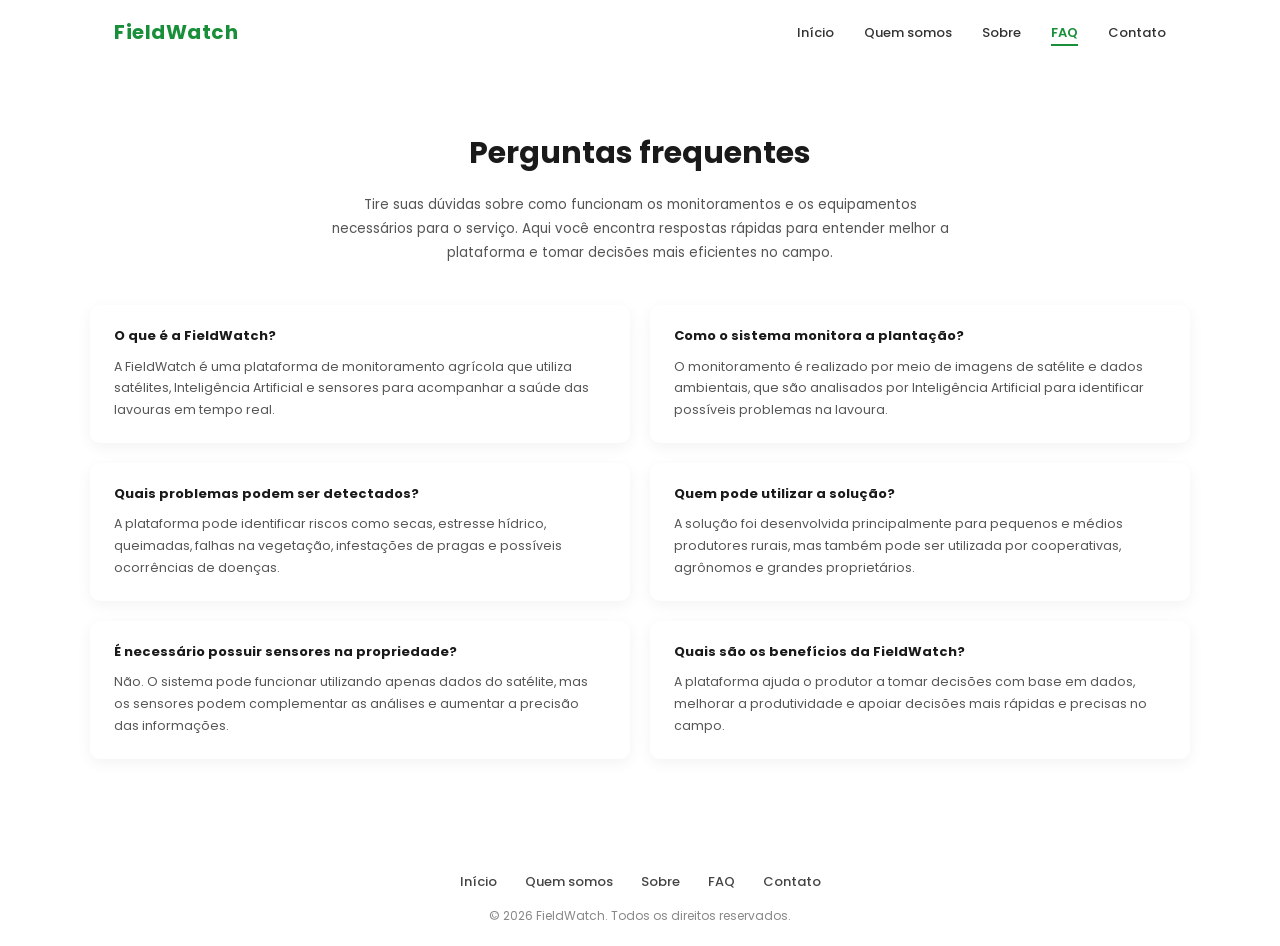
<file: faq.html>
<!DOCTYPE html>
<html lang="pt-BR">
<head>
  <meta charset="UTF-8" />
  <meta name="viewport" content="width=device-width, initial-scale=1.0" />
  <title>FieldWatch | FAQ</title>
  <link rel="preconnect" href="https://fonts.googleapis.com" />
  <link rel="preconnect" href="https://fonts.gstatic.com" crossorigin />
  <link href="https://fonts.googleapis.com/css2?family=Poppins:wght@300;400;500;600;700;800&display=swap" rel="stylesheet" />
  <link rel="stylesheet" href="https://cdnjs.cloudflare.com/ajax/libs/font-awesome/6.5.0/css/all.min.css" />
  <link rel="stylesheet" href="../css/style.css" />
</head>
<body>

  <header class="header header--light">
    <nav class="nav container">
      <a href="../index.html" class="nav__logo nav__logo--green">FieldWatch</a>
      <button class="nav__toggle" id="navBtn" aria-controls="navMenu" aria-expanded="false" aria-label="Abrir menu">
        <span class="nav__icon">☰</span>
      </button>
      <ul class="nav__list" id="navMenu">
        <li><a href="../index.html"    class="nav__link nav__link--dark">Início</a></li>
        <li><a href="integrantes.html" class="nav__link nav__link--dark">Quem somos</a></li>
        <li><a href="sobre.html"       class="nav__link nav__link--dark">Sobre</a></li>
        <li><a href="faq.html"         class="nav__link nav__link--dark nav__link--active">FAQ</a></li>
        <li><a href="contato.html"     class="nav__link nav__link--dark">Contato</a></li>
      </ul>
    </nav>
  </header>

  <main class="page-main">

    <div class="page-header">
      <h1 class="page-header__title">Perguntas frequentes</h1>
      <p class="page-header__desc">
        Tire suas dúvidas sobre como funcionam os monitoramentos e os equipamentos necessários para o serviço. Aqui você encontra respostas rápidas para entender melhor a plataforma e tomar decisões mais eficientes no campo.
      </p>
    </div>

    <section class="faq">
      <div class="faq__grid">

        <article class="faq__card">
          <h3 class="faq__question">O que é a FieldWatch?</h3>
          <p class="faq__answer">A FieldWatch é uma plataforma de monitoramento agrícola que utiliza satélites, Inteligência Artificial e sensores para acompanhar a saúde das lavouras em tempo real.</p>
        </article>

        <article class="faq__card">
          <h3 class="faq__question">Como o sistema monitora a plantação?</h3>
          <p class="faq__answer">O monitoramento é realizado por meio de imagens de satélite e dados ambientais, que são analisados por Inteligência Artificial para identificar possíveis problemas na lavoura.</p>
        </article>

        <article class="faq__card">
          <h3 class="faq__question">Quais problemas podem ser detectados?</h3>
          <p class="faq__answer">A plataforma pode identificar riscos como secas, estresse hídrico, queimadas, falhas na vegetação, infestações de pragas e possíveis ocorrências de doenças.</p>
        </article>

        <article class="faq__card">
          <h3 class="faq__question">Quem pode utilizar a solução?</h3>
          <p class="faq__answer">A solução foi desenvolvida principalmente para pequenos e médios produtores rurais, mas também pode ser utilizada por cooperativas, agrônomos e grandes proprietários.</p>
        </article>

        <article class="faq__card">
          <h3 class="faq__question">É necessário possuir sensores na propriedade?</h3>
          <p class="faq__answer">Não. O sistema pode funcionar utilizando apenas dados do satélite, mas os sensores podem complementar as análises e aumentar a precisão das informações.</p>
        </article>

        <article class="faq__card">
          <h3 class="faq__question">Quais são os benefícios da FieldWatch?</h3>
          <p class="faq__answer">A plataforma ajuda o produtor a tomar decisões com base em dados, melhorar a produtividade e apoiar decisões mais rápidas e precisas no campo.</p>
        </article>

      </div>
    </section>

    </main>

  <footer class="footer">
    <div class="container footer__inner">
      <nav class="footer__nav">
        <a href="../index.html">Início</a>
        <a href="integrantes.html">Quem somos</a>
        <a href="sobre.html">Sobre</a>
        <a href="faq.html">FAQ</a>
        <a href="contato.html">Contato</a>
      </nav>
      <p class="footer__copy">© 2026 FieldWatch. Todos os direitos reservados.</p>
    </div>
  </footer>

  <script src="../js/script.js"></script>
</body>
</html>
</file>
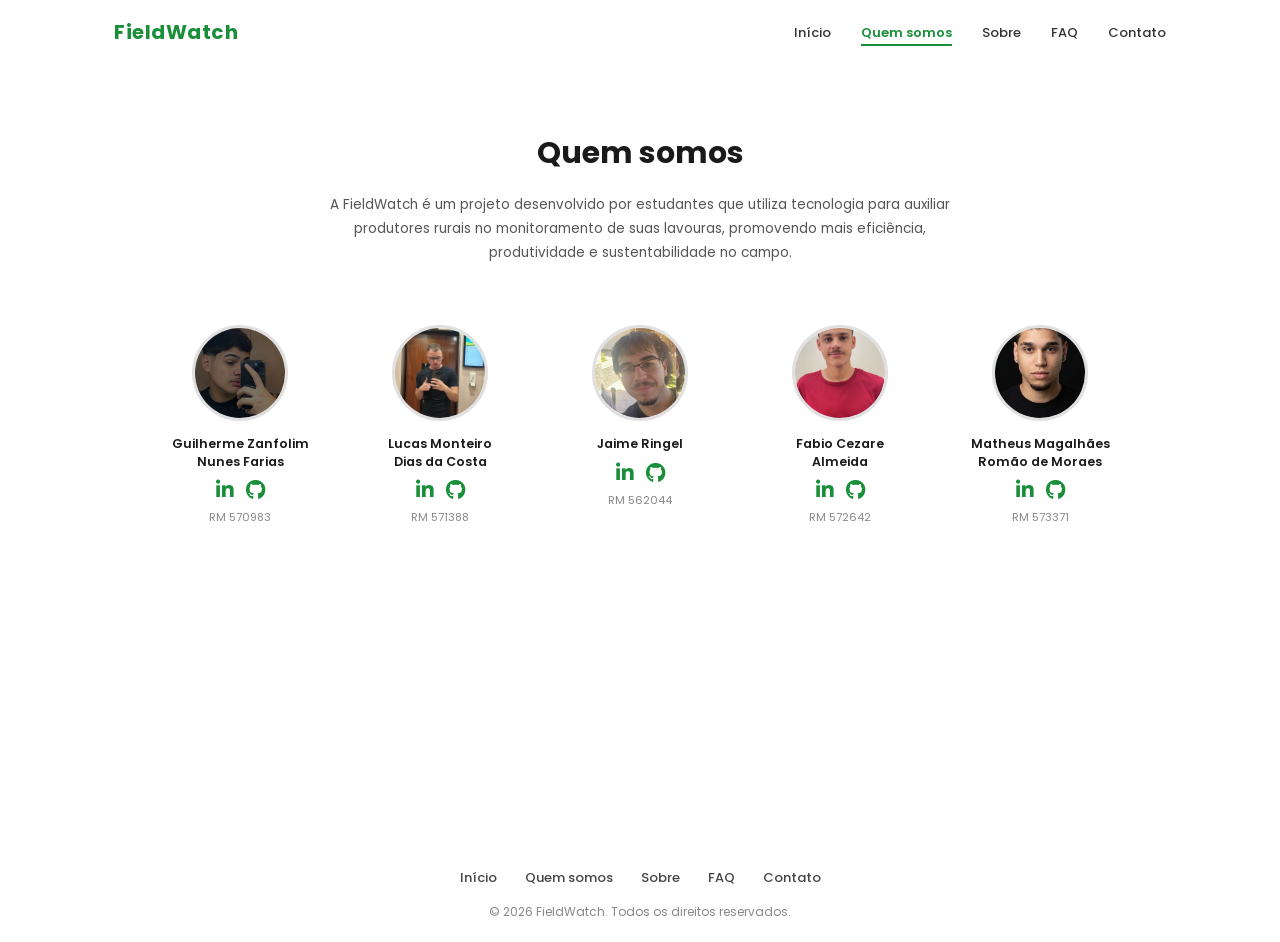
<file: integrantes.html>
<!DOCTYPE html>
<html lang="pt-BR">
<head>
  <meta charset="UTF-8" />
  <meta name="viewport" content="width=device-width, initial-scale=1.0" />
  <title>FieldWatch | Quem Somos</title>
  <link rel="preconnect" href="https://fonts.googleapis.com" />
  <link rel="preconnect" href="https://fonts.gstatic.com" crossorigin />
  <link href="https://fonts.googleapis.com/css2?family=Poppins:wght@300;400;500;600;700;800&display=swap" rel="stylesheet" />
  <link rel="stylesheet" href="https://cdnjs.cloudflare.com/ajax/libs/font-awesome/6.5.0/css/all.min.css" />
  <link rel="stylesheet" href="../css/style.css" />
</head>
<body>

  <header class="header header--light">
    <nav class="nav container">
      <a href="../index.html" class="nav__logo nav__logo--green">FieldWatch</a>
      <button class="nav__toggle" id="navBtn" aria-controls="navMenu" aria-expanded="false" aria-label="Abrir menu">
        <span class="nav__icon">☰</span>
      </button>
      <ul class="nav__list" id="navMenu">
        <li><a href="../index.html"          class="nav__link nav__link--dark">Início</a></li>
        <li><a href="integrantes.html"       class="nav__link nav__link--dark nav__link--active">Quem somos</a></li>
        <li><a href="sobre.html"             class="nav__link nav__link--dark">Sobre</a></li>
        <li><a href="faq.html"               class="nav__link nav__link--dark">FAQ</a></li>
        <li><a href="contato.html"           class="nav__link nav__link--dark">Contato</a></li>
      </ul>
    </nav>
  </header>
 
  <main class="page-main">
    <div class="page-header">
      <h1 class="page-header__title">Quem somos</h1>
      <p class="page-header__desc">
        A FieldWatch é um projeto desenvolvido por estudantes que utiliza tecnologia para auxiliar produtores rurais no monitoramento de suas lavouras, promovendo mais eficiência, produtividade e sustentabilidade no campo.
      </p>
    </div>

    <section class="qs-team container">
      <div class="qs-team__grid">

        <div class="qs-team__card">
          <div class="qs-team__avatar">
            <img src="../assets/image.png" alt="Guilherme Zanfolim Nunes Farias" />
          </div>
          <h3 class="qs-team__name">Guilherme Zanfolim<br/>Nunes Farias</h3>
          <div class="qs-team__socials">
            <a href="https://www.linkedin.com/in/guilherme-zanfolim-202865315" target="_blank" rel="noopener" aria-label="LinkedIn"><i class="fa-brands fa-linkedin-in"></i></a>
            <a href="https://github.com/zanfolim07" target="_blank" rel="noopener" aria-label="GitHub"><i class="fa-brands fa-github"></i></a>
          </div>
          <p class="qs-team__ra">RM 570983</p>
        </div>

        <div class="qs-team__card">
          <div class="qs-team__avatar">
            <img src="../assets/imageLuc.jpg" alt="Lucas Monteiro Dias da Costa" />
          </div>
          <h3 class="qs-team__name">Lucas Monteiro<br/>Dias da Costa</h3>
          <div class="qs-team__socials">
            <a href="https://www.linkedin.com/in/lucas-monteiro-1110703b5" target="_blank" rel="noopener" aria-label="LinkedIn"><i class="fa-brands fa-linkedin-in"></i></a>
            <a href="https://github.com/monteiroo5" target="_blank" rel="noopener" aria-label="GitHub"><i class="fa-brands fa-github"></i></a>
          </div>
          <p class="qs-team__ra">RM 571388</p>
        </div>

        <div class="qs-team__card">
          <div class="qs-team__avatar">
            <img src="../assets/jaimeFotoPerfil.jpeg" alt="Jaime Ringel" />
          </div>
          <h3 class="qs-team__name">Jaime Ringel</h3>
          <div class="qs-team__socials">
            <a href="https://www.linkedin.com/in/jaime-ringel-1060bb402" target="_blank" rel="noopener" aria-label="LinkedIn"><i class="fa-brands fa-linkedin-in"></i></a>
            <a href="https://github.com/jaimeringel004" target="_blank" rel="noopener" aria-label="GitHub"><i class="fa-brands fa-github"></i></a>
          </div>
          <p class="qs-team__ra">RM 562044</p>
        </div>

        <div class="qs-team__card">
          <div class="qs-team__avatar">
            <img src="../assets/fabio_perfil.jpeg" alt="Fábio Cezare Almeida" />
          </div>
          <h3 class="qs-team__name">Fabio Cezare<br/>Almeida</h3>
          <div class="qs-team__socials">
            <a href="https://www.linkedin.com/in/fabio-cezare-almeida-4b448a408" target="_blank" rel="noopener" aria-label="LinkedIn"><i class="fa-brands fa-linkedin-in"></i></a>
            <a href="https://github.com/FabioCAlmeida" target="_blank" rel="noopener" aria-label="GitHub"><i class="fa-brands fa-github"></i></a>
          </div>
          <p class="qs-team__ra">RM 572642</p>
        </div>

        <div class="qs-team__card">
          <div class="qs-team__avatar">
            <img src="../assets/matheus_perfil.jpg" alt="Matheus Magalhães Romão de Moraes" />
          </div>
          <h3 class="qs-team__name">Matheus Magalhães<br/>Romão de Moraes</h3>
          <div class="qs-team__socials">
            <a href="https://www.linkedin.com/in/matheus-magalh%C3%A3es-ti" target="_blank" rel="noopener" aria-label="LinkedIn"><i class="fa-brands fa-linkedin-in"></i></a>
            <a href="https://github.com/MagalhaesMatheus007" target="_blank" rel="noopener" aria-label="GitHub"><i class="fa-brands fa-github"></i></a>
          </div>
          <p class="qs-team__ra">RM 573371</p>
        </div>

      </div>
    </section>
  </main>

  <footer class="footer">
    <div class="container footer__inner">
      <nav class="footer__nav">
        <a href="../index.html">Início</a>
        <a href="integrantes.html">Quem somos</a>
        <a href="sobre.html">Sobre</a>
        <a href="faq.html">FAQ</a>
        <a href="contato.html">Contato</a>
      </nav>
      <p class="footer__copy">© 2026 FieldWatch. Todos os direitos reservados.</p>
    </div>
  </footer>

  <script src="../js/script.js"></script>
</body>
</html>
</file>
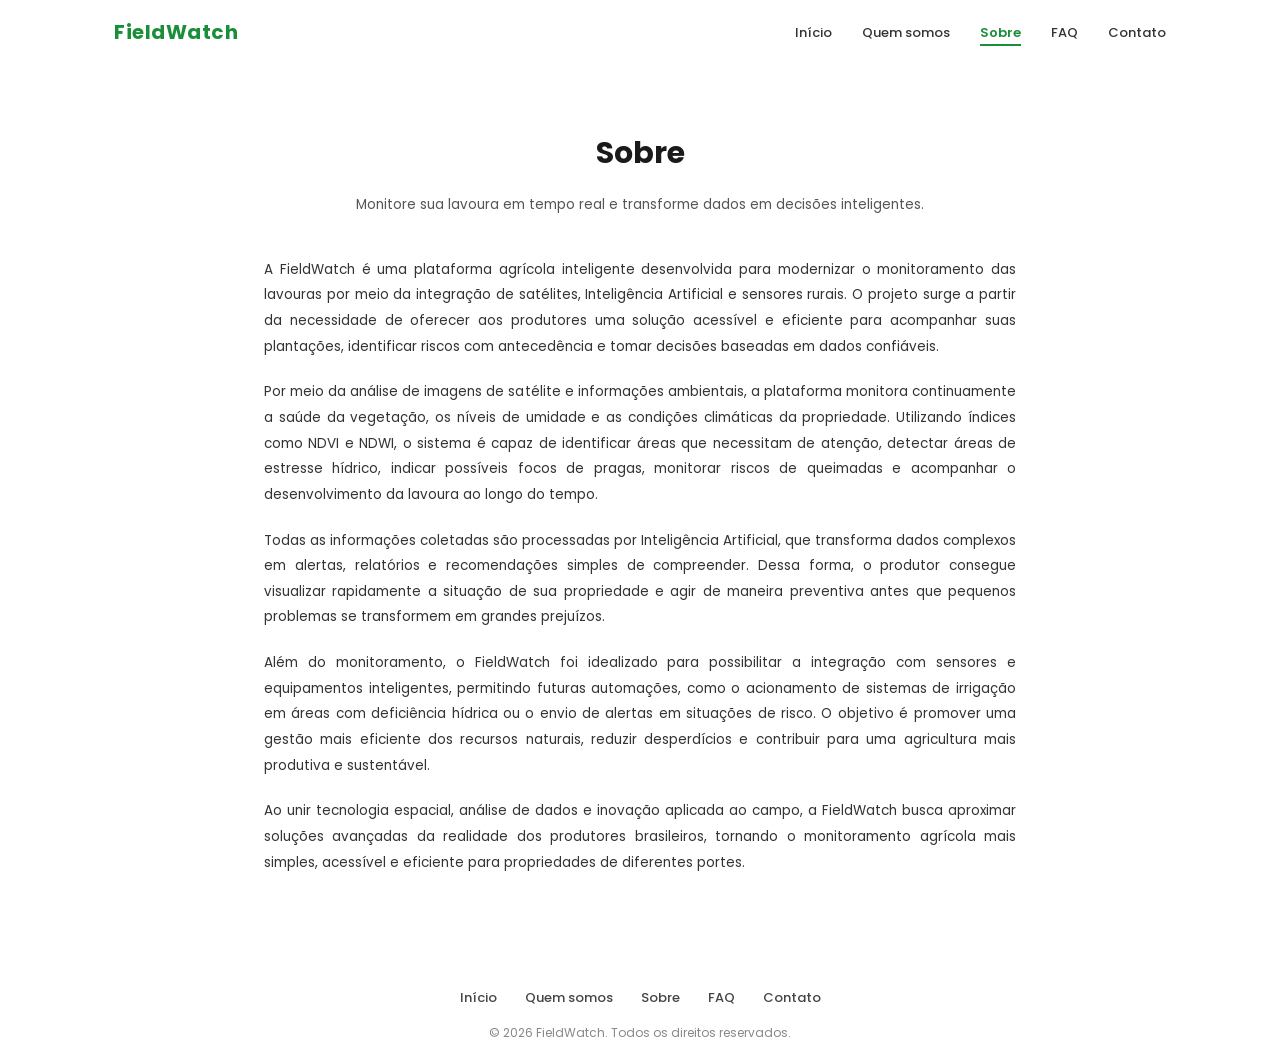
<file: sobre.html>
<!DOCTYPE html>
<html lang="pt-BR">
<head>
  <meta charset="UTF-8" />
  <meta name="viewport" content="width=device-width, initial-scale=1.0" />
  <title>FieldWatch | Sobre</title>
  <link rel="preconnect" href="https://fonts.googleapis.com" />
  <link rel="preconnect" href="https://fonts.gstatic.com" crossorigin />
  <link href="https://fonts.googleapis.com/css2?family=Poppins:wght@300;400;500;600;700;800&display=swap" rel="stylesheet" />
  <link rel="stylesheet" href="https://cdnjs.cloudflare.com/ajax/libs/font-awesome/6.5.0/css/all.min.css" />
  <link rel="stylesheet" href="../css/style.css" />
</head>
<body>

  <header class="header header--light">
    <nav class="nav container">
      <a href="../index.html" class="nav__logo nav__logo--green">FieldWatch</a>
      <button class="nav__toggle" id="navBtn" aria-controls="navMenu" aria-expanded="false" aria-label="Abrir menu">
        <span class="nav__icon">☰</span>
      </button>
      <ul class="nav__list" id="navMenu">
        <li><a href="../index.html"    class="nav__link nav__link--dark">Início</a></li>
        <li><a href="integrantes.html" class="nav__link nav__link--dark">Quem somos</a></li>
        <li><a href="sobre.html"       class="nav__link nav__link--dark nav__link--active">Sobre</a></li>
        <li><a href="faq.html"         class="nav__link nav__link--dark">FAQ</a></li>
        <li><a href="contato.html"     class="nav__link nav__link--dark">Contato</a></li>
      </ul>
    </nav>
  </header>
 
  <main class="page-main">
    <div class="page-header">
      <h1 class="page-header__title">Sobre</h1>
      <p class="page-header__desc">Monitore sua lavoura em tempo real e transforme dados em decisões inteligentes.</p>
    </div>

    <section class="sobre container">
      <div class="sobre__body">
        <p>A FieldWatch é uma plataforma agrícola inteligente desenvolvida para modernizar o monitoramento das lavouras por meio da integração de satélites, Inteligência Artificial e sensores rurais. O projeto surge a partir da necessidade de oferecer aos produtores uma solução acessível e eficiente para acompanhar suas plantações, identificar riscos com antecedência e tomar decisões baseadas em dados confiáveis.</p>
        <p>Por meio da análise de imagens de satélite e informações ambientais, a plataforma monitora continuamente a saúde da vegetação, os níveis de umidade e as condições climáticas da propriedade. Utilizando índices como NDVI e NDWI, o sistema é capaz de identificar áreas que necessitam de atenção, detectar áreas de estresse hídrico, indicar possíveis focos de pragas, monitorar riscos de queimadas e acompanhar o desenvolvimento da lavoura ao longo do tempo.</p>
        <p>Todas as informações coletadas são processadas por Inteligência Artificial, que transforma dados complexos em alertas, relatórios e recomendações simples de compreender. Dessa forma, o produtor consegue visualizar rapidamente a situação de sua propriedade e agir de maneira preventiva antes que pequenos problemas se transformem em grandes prejuízos.</p>
        <p>Além do monitoramento, o FieldWatch foi idealizado para possibilitar a integração com sensores e equipamentos inteligentes, permitindo futuras automações, como o acionamento de sistemas de irrigação em áreas com deficiência hídrica ou o envio de alertas em situações de risco. O objetivo é promover uma gestão mais eficiente dos recursos naturais, reduzir desperdícios e contribuir para uma agricultura mais produtiva e sustentável.</p>
        <p>Ao unir tecnologia espacial, análise de dados e inovação aplicada ao campo, a FieldWatch busca aproximar soluções avançadas da realidade dos produtores brasileiros, tornando o monitoramento agrícola mais simples, acessível e eficiente para propriedades de diferentes portes.</p>
      </div>
    </section>
  </main>

  <footer class="footer">
    <div class="container footer__inner">
      <nav class="footer__nav">
        <a href="../index.html">Início</a>
        <a href="integrantes.html">Quem somos</a>
        <a href="sobre.html">Sobre</a>
        <a href="faq.html">FAQ</a>
        <a href="contato.html">Contato</a>
      </nav>
      <p class="footer__copy">© 2026 FieldWatch. Todos os direitos reservados.</p>
    </div>
  </footer>

  <script src="../js/script.js"></script>
</body>
</html>
</file>
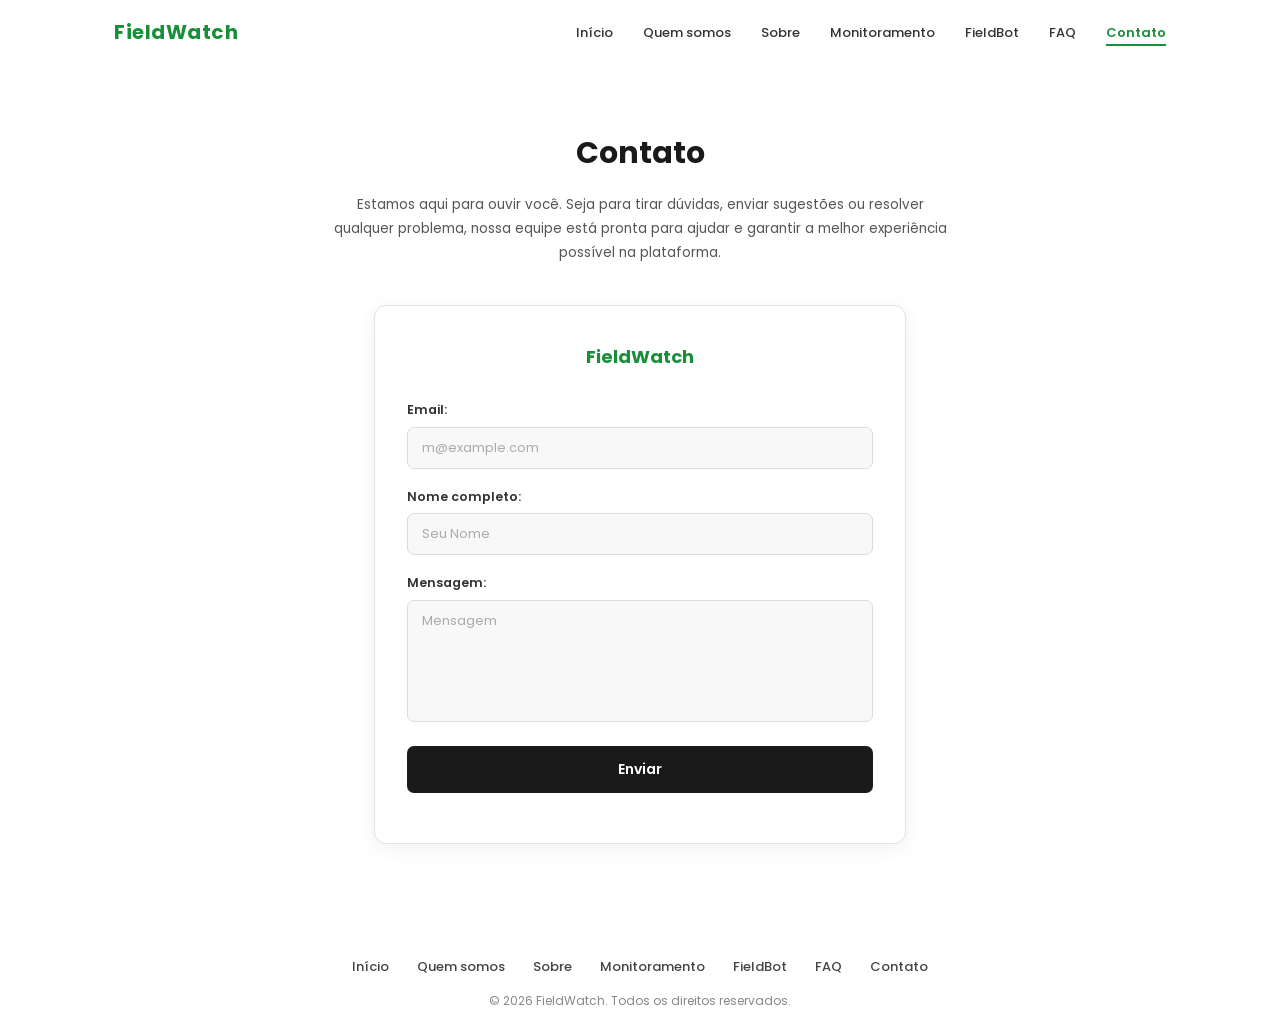
<file: pages/contato.html>
<!DOCTYPE html>
<html lang="pt-BR">
<head>
  <meta charset="UTF-8" />
  <meta name="viewport" content="width=device-width, initial-scale=1.0" />
  <title>FieldWatch | Contato</title>
  <link rel="preconnect" href="https://fonts.googleapis.com" />
  <link rel="preconnect" href="https://fonts.gstatic.com" crossorigin />
  <link href="https://fonts.googleapis.com/css2?family=Poppins:wght@300;400;500;600;700;800&display=swap" rel="stylesheet" />
  <link rel="stylesheet" href="https://cdnjs.cloudflare.com/ajax/libs/font-awesome/6.5.0/css/all.min.css" />
  <link rel="stylesheet" href="../css/style.css" />
</head>
<body>

<header class="header header--light">
    <nav class="nav container">
      <a href="../index.html" class="nav__logo nav__logo--green">FieldWatch</a>
      <button class="nav__toggle" id="navBtn" aria-controls="navMenu" aria-expanded="false" aria-label="Abrir menu">
        <span class="nav__icon">☰</span>
      </button>
      <ul class="nav__list" id="navMenu">
        <li><a href="../index.html" class="nav__link nav__link--dark">Início</a></li>
        <li><a href="integrantes.html" class="nav__link nav__link--dark">Quem somos</a></li>
        <li><a href="sobre.html" class="nav__link nav__link--dark">Sobre</a></li>
        <li><a href="monitoramento.html" class="nav__link nav__link--dark">Monitoramento</a></li>
        <li><a href="fieldbot.html" class="nav__link nav__link--dark">FieldBot</a></li>
        <li><a href="faq.html" class="nav__link nav__link--dark">FAQ</a></li>
        <li><a href="contato.html" class="nav__link nav__link--dark nav__link--active">Contato</a></li>
      </ul>
    </nav>
  </header>

  <main class="page-main">

    <div class="page-header">
      <h1 class="page-header__title">Contato</h1>
      <p class="page-header__desc">
        Estamos aqui para ouvir você. Seja para tirar dúvidas, enviar sugestões ou resolver qualquer problema, nossa equipe está pronta para ajudar e garantir a melhor experiência possível na plataforma.
      </p>
    </div>

    <section class="contato">

      <form class="contato__card" id="contactForm">
        <h2 class="contato__card-logo">FieldWatch</h2>

        <div class="contato__form-group">
          <label class="contato__label" for="email">Email:</label>
          <input class="contato__input" type="email" id="email" name="email" placeholder="m@example.com" />
        </div>

        <div class="contato__form-group">
          <label class="contato__label" for="nome">Nome completo:</label>
          <input class="contato__input" type="text" id="nome" name="nome" placeholder="Seu Nome" />
        </div>

        <div class="contato__form-group">
          <label class="contato__label" for="mensagem">Mensagem:</label>
          <textarea class="contato__textarea" id="mensagem" name="mensagem" placeholder="Mensagem" rows="5"></textarea>
        </div>

        <button class="btn btn--submit" type="submit">Enviar</button>
        <div id="contatoMessage" class="contato__message" aria-live="polite"></div>
      </form>
    </section>

  </main>

  <footer class="footer">
    <div class="container footer__inner">
      <nav class="footer__nav">
        <a href="../index.html">Início</a>
        <a href="integrantes.html">Quem somos</a>
        <a href="sobre.html">Sobre</a>
        <a href="monitoramento.html">Monitoramento</a>
        <a href="fieldbot.html">FieldBot</a>
        <a href="faq.html">FAQ</a>
        <a href="contato.html">Contato</a>
      </nav>
      <p class="footer__copy">© 2026 FieldWatch. Todos os direitos reservados.</p>
    </div>
</footer>

  <script src="../js/script.js"></script>
</body>
</html>
</file>
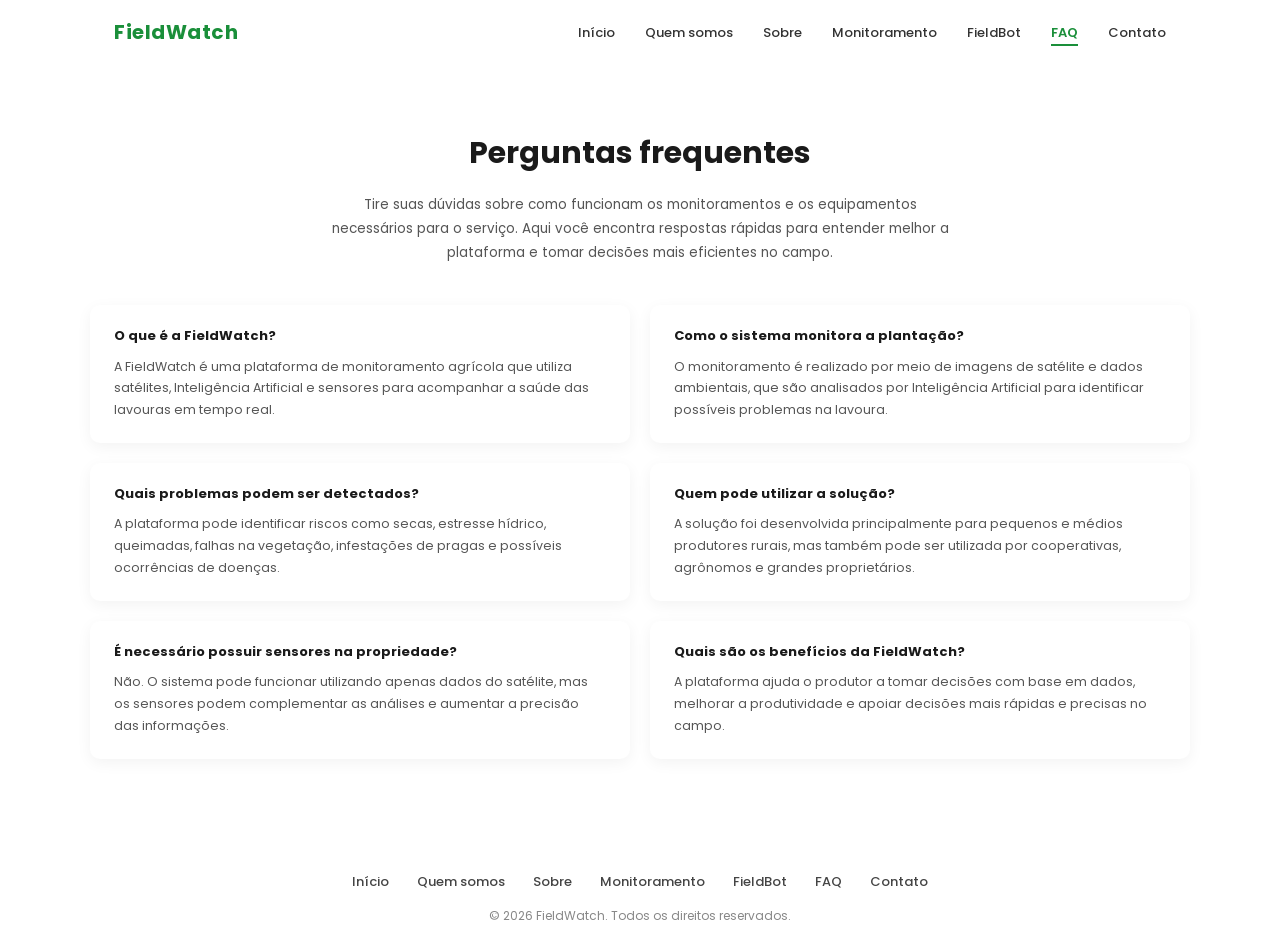
<file: pages/faq.html>
<!DOCTYPE html>
<html lang="pt-BR">
<head>
  <meta charset="UTF-8" />
  <meta name="viewport" content="width=device-width, initial-scale=1.0" />
  <title>FieldWatch | FAQ</title>
  <link rel="preconnect" href="https://fonts.googleapis.com" />
  <link rel="preconnect" href="https://fonts.gstatic.com" crossorigin />
  <link href="https://fonts.googleapis.com/css2?family=Poppins:wght@300;400;500;600;700;800&display=swap" rel="stylesheet" />
  <link rel="stylesheet" href="https://cdnjs.cloudflare.com/ajax/libs/font-awesome/6.5.0/css/all.min.css" />
  <link rel="stylesheet" href="../css/style.css" />
</head>
<body>

  <header class="header header--light">
    <nav class="nav container">
      <a href="../index.html" class="nav__logo nav__logo--green">FieldWatch</a>
      <button class="nav__toggle" id="navBtn" aria-controls="navMenu" aria-expanded="false" aria-label="Abrir menu">
        <span class="nav__icon">☰</span>
      </button>
      <ul class="nav__list" id="navMenu">
        <li><a href="../index.html" class="nav__link nav__link--dark">Início</a></li>
        <li><a href="integrantes.html" class="nav__link nav__link--dark">Quem somos</a></li>
        <li><a href="sobre.html" class="nav__link nav__link--dark">Sobre</a></li>
        <li><a href="monitoramento.html" class="nav__link nav__link--dark">Monitoramento</a></li>
        <li><a href="fieldbot.html" class="nav__link nav__link--dark">FieldBot</a></li>
        <li><a href="faq.html" class="nav__link nav__link--dark nav__link--active">FAQ</a></li>
        <li><a href="contato.html" class="nav__link nav__link--dark">Contato</a></li>
      </ul>
    </nav>
  </header>

  <main class="page-main">

    <div class="page-header">
      <h1 class="page-header__title">Perguntas frequentes</h1>
      <p class="page-header__desc">
        Tire suas dúvidas sobre como funcionam os monitoramentos e os equipamentos necessários para o serviço. Aqui você encontra respostas rápidas para entender melhor a plataforma e tomar decisões mais eficientes no campo.
      </p>
    </div>

    <section class="faq">
      <div class="faq__grid">

        <article class="faq__card">
          <h3 class="faq__question">O que é a FieldWatch?</h3>
          <p class="faq__answer">A FieldWatch é uma plataforma de monitoramento agrícola que utiliza satélites, Inteligência Artificial e sensores para acompanhar a saúde das lavouras em tempo real.</p>
        </article>

        <article class="faq__card">
          <h3 class="faq__question">Como o sistema monitora a plantação?</h3>
          <p class="faq__answer">O monitoramento é realizado por meio de imagens de satélite e dados ambientais, que são analisados por Inteligência Artificial para identificar possíveis problemas na lavoura.</p>
        </article>

        <article class="faq__card">
          <h3 class="faq__question">Quais problemas podem ser detectados?</h3>
          <p class="faq__answer">A plataforma pode identificar riscos como secas, estresse hídrico, queimadas, falhas na vegetação, infestações de pragas e possíveis ocorrências de doenças.</p>
        </article>

        <article class="faq__card">
          <h3 class="faq__question">Quem pode utilizar a solução?</h3>
          <p class="faq__answer">A solução foi desenvolvida principalmente para pequenos e médios produtores rurais, mas também pode ser utilizada por cooperativas, agrônomos e grandes proprietários.</p>
        </article>

        <article class="faq__card">
          <h3 class="faq__question">É necessário possuir sensores na propriedade?</h3>
          <p class="faq__answer">Não. O sistema pode funcionar utilizando apenas dados do satélite, mas os sensores podem complementar as análises e aumentar a precisão das informações.</p>
        </article>

        <article class="faq__card">
          <h3 class="faq__question">Quais são os benefícios da FieldWatch?</h3>
          <p class="faq__answer">A plataforma ajuda o produtor a tomar decisões com base em dados, melhorar a produtividade e apoiar decisões mais rápidas e precisas no campo.</p>
        </article>

      </div>
    </section>

    </main>

  <footer class="footer">
    <div class="container footer__inner">
      <nav class="footer__nav">
        <a href="../index.html">Início</a>
        <a href="integrantes.html">Quem somos</a>
        <a href="sobre.html">Sobre</a>
        <a href="monitoramento.html">Monitoramento</a>
        <a href="fieldbot.html">FieldBot</a>
        <a href="faq.html">FAQ</a>
        <a href="contato.html">Contato</a>
      </nav>
      <p class="footer__copy">© 2026 FieldWatch. Todos os direitos reservados.</p>
    </div>
  </footer>

  <script src="../js/script.js"></script>
</body>
</html>
</file>
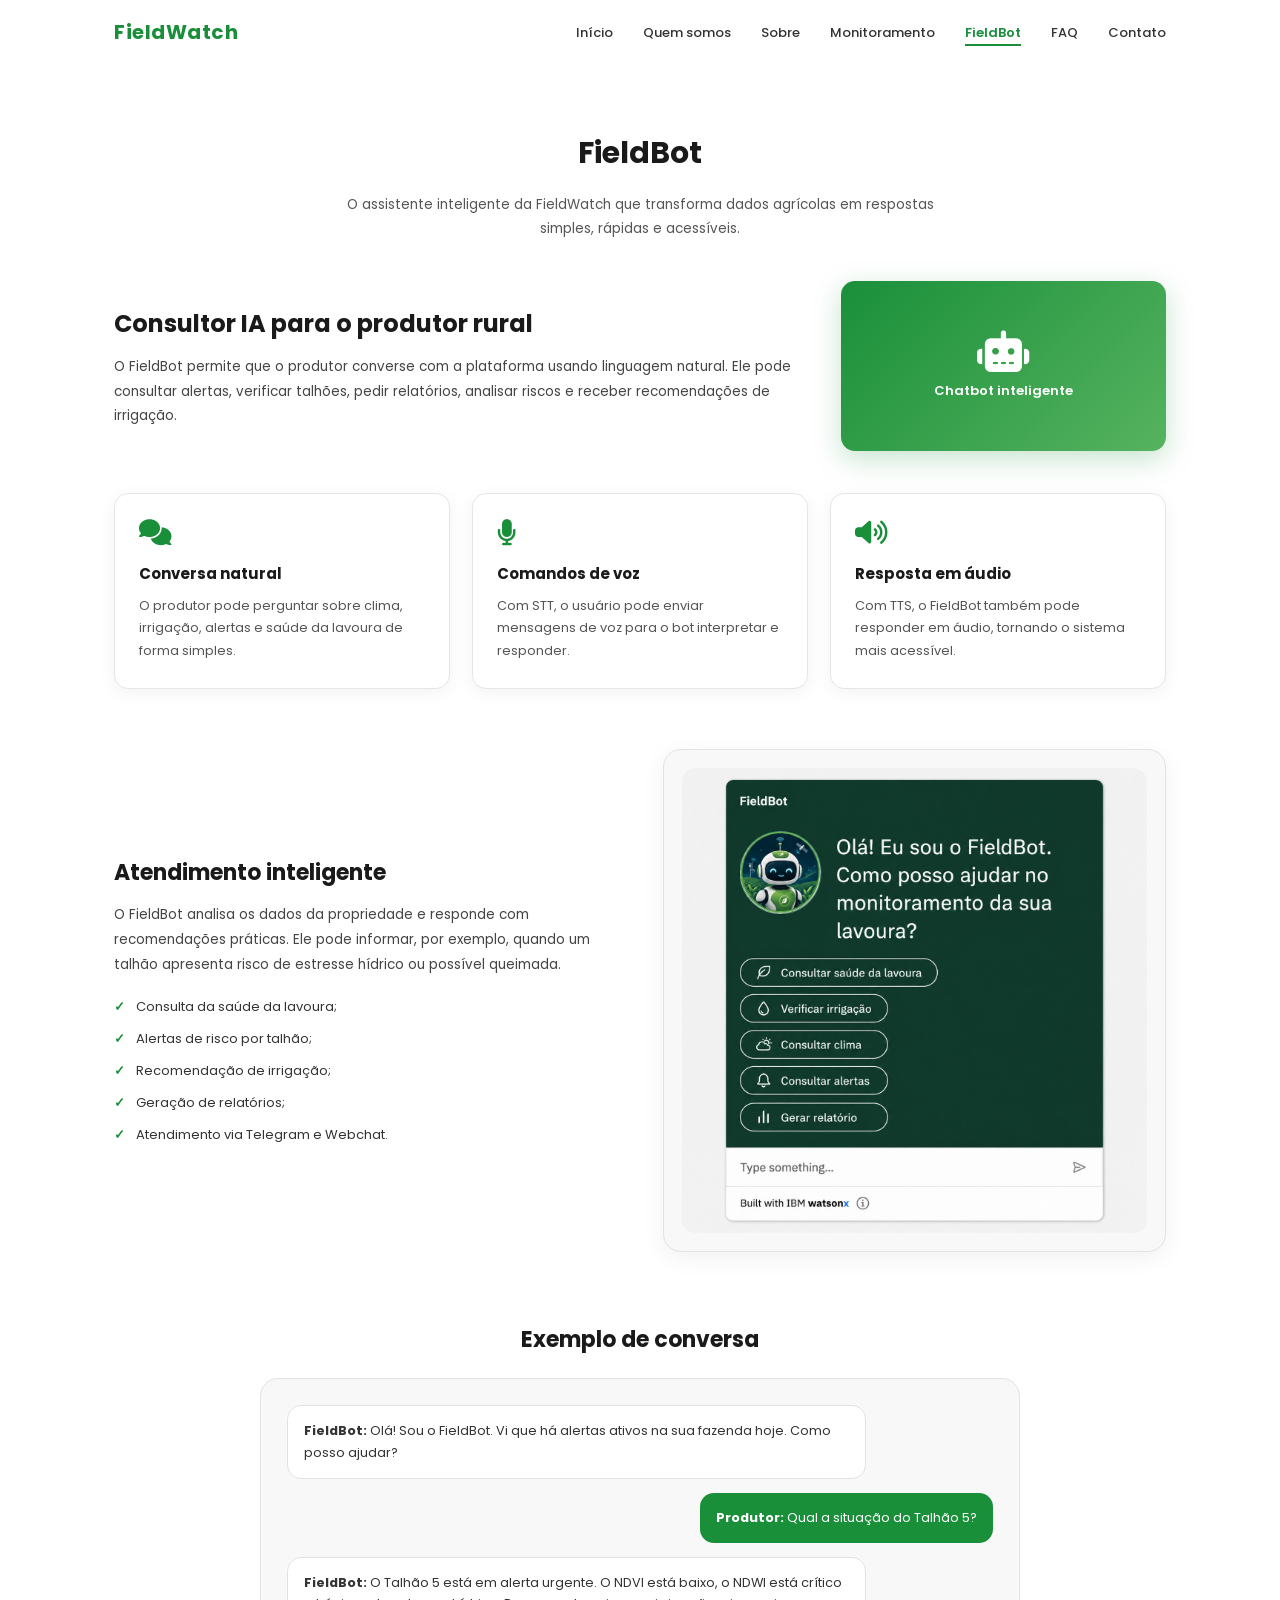
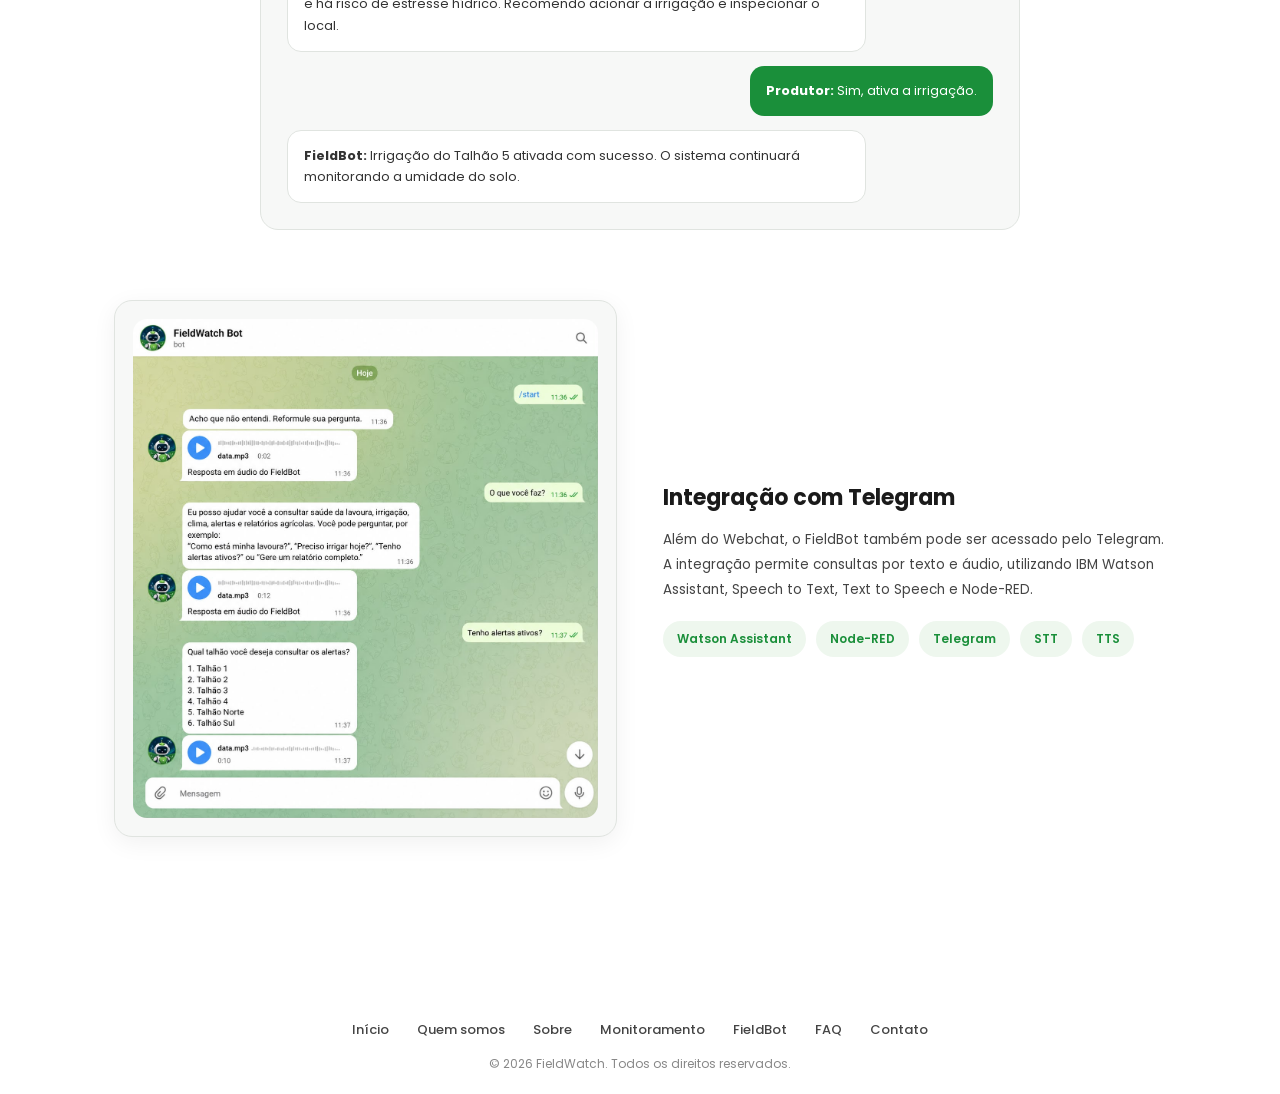
<file: pages/fieldbot.html>
<!DOCTYPE html>
<html lang="pt-BR">
<head>
  <meta charset="UTF-8" />
  <meta name="viewport" content="width=device-width, initial-scale=1.0" />
  <title>FieldWatch | FieldBot</title>
  <link rel="preconnect" href="https://fonts.googleapis.com" />
  <link rel="preconnect" href="https://fonts.gstatic.com" crossorigin />
  <link href="https://fonts.googleapis.com/css2?family=Poppins:wght@300;400;500;600;700;800&display=swap" rel="stylesheet" />
  <link rel="stylesheet" href="https://cdnjs.cloudflare.com/ajax/libs/font-awesome/6.5.0/css/all.min.css" />
  <link rel="stylesheet" href="../css/style.css" />
</head>
<body>

  <header class="header header--light">
    <nav class="nav container">
      <a href="../index.html" class="nav__logo nav__logo--green">FieldWatch</a>

      <button class="nav__toggle" id="navBtn" aria-controls="navMenu" aria-expanded="false" aria-label="Abrir menu">
        <span class="nav__icon">☰</span>
      </button>

      <ul class="nav__list" id="navMenu">
        <li><a href="../index.html" class="nav__link nav__link--dark">Início</a></li>
        <li><a href="integrantes.html" class="nav__link nav__link--dark">Quem somos</a></li>
        <li><a href="sobre.html" class="nav__link nav__link--dark">Sobre</a></li>
        <li><a href="monitoramento.html" class="nav__link nav__link--dark">Monitoramento</a></li>
        <li><a href="fieldbot.html" class="nav__link nav__link--dark nav__link--active">FieldBot</a></li>
        <li><a href="faq.html" class="nav__link nav__link--dark">FAQ</a></li>
        <li><a href="contato.html" class="nav__link nav__link--dark">Contato</a></li>
      </ul>
    </nav>
  </header>

  <main class="page-main">

    <div class="page-header">
      <h1 class="page-header__title">FieldBot</h1>
      <p class="page-header__desc">
        O assistente inteligente da FieldWatch que transforma dados agrícolas em respostas simples, rápidas e acessíveis.
      </p>
    </div>

    <section class="solution-page container">

      <div class="solution-page__intro">
        <div>
          <h2>Consultor IA para o produtor rural</h2>
          <p>
            O FieldBot permite que o produtor converse com a plataforma usando linguagem natural. Ele pode consultar alertas, verificar talhões, pedir relatórios, analisar riscos e receber recomendações de irrigação.
          </p>
        </div>

        <div class="solution-page__highlight">
          <i class="fa-solid fa-robot"></i>
          <span class="solution-page__label">Chatbot inteligente</span>
        </div>
      </div>

      <div class="solution-cards">

        <article class="solution-card">
          <i class="fa-solid fa-comments"></i>
          <h3>Conversa natural</h3>
          <p>O produtor pode perguntar sobre clima, irrigação, alertas e saúde da lavoura de forma simples.</p>
        </article>

        <article class="solution-card">
          <i class="fa-solid fa-microphone"></i>
          <h3>Comandos de voz</h3>
          <p>Com STT, o usuário pode enviar mensagens de voz para o bot interpretar e responder.</p>
        </article>

        <article class="solution-card">
          <i class="fa-solid fa-volume-high"></i>
          <h3>Resposta em áudio</h3>
          <p>Com TTS, o FieldBot também pode responder em áudio, tornando o sistema mais acessível.</p>
        </article>

      </div>

      <section class="prototype-section">
        <div class="prototype-section__text">
          <h2>Atendimento inteligente</h2>
          <p>
            O FieldBot analisa os dados da propriedade e responde com recomendações práticas. Ele pode informar, por exemplo, quando um talhão apresenta risco de estresse hídrico ou possível queimada.
          </p>

          <ul class="solution-list">
            <li>Consulta da saúde da lavoura;</li>
            <li>Alertas de risco por talhão;</li>
            <li>Recomendação de irrigação;</li>
            <li>Geração de relatórios;</li>
            <li>Atendimento via Telegram e Webchat.</li>
          </ul>
        </div>

        <div class="prototype-section__image">
          <img src="../assets/fieldbot-chat.jpeg" alt="Protótipo do chatbot FieldBot" />
        </div>
      </section>

      <section class="chat-demo">
        <h2>Exemplo de conversa</h2>

        <div class="chat-demo__box">
          <div class="chat-demo__message chat-demo__message--bot">
            <strong>FieldBot:</strong>
            Olá! Sou o FieldBot. Vi que há alertas ativos na sua fazenda hoje. Como posso ajudar?
          </div>

          <div class="chat-demo__message chat-demo__message--user">
            <strong>Produtor:</strong>
            Qual a situação do Talhão 5?
          </div>

          <div class="chat-demo__message chat-demo__message--bot">
            <strong>FieldBot:</strong>
            O Talhão 5 está em alerta urgente. O NDVI está baixo, o NDWI está crítico e há risco de estresse hídrico. Recomendo acionar a irrigação e inspecionar o local.
          </div>

          <div class="chat-demo__message chat-demo__message--user">
            <strong>Produtor:</strong>
            Sim, ativa a irrigação.
          </div>

          <div class="chat-demo__message chat-demo__message--bot">
            <strong>FieldBot:</strong>
            Irrigação do Talhão 5 ativada com sucesso. O sistema continuará monitorando a umidade do solo.
          </div>
        </div>
      </section>

      <section class="prototype-section prototype-section--reverse">
        <div class="prototype-section__image">
          <img src="../assets/telegram-audio.jpeg" alt="Demonstração do FieldBot no Telegram" />
        </div>

        <div class="prototype-section__text">
          <h2>Integração com Telegram</h2>
          <p>
            Além do Webchat, o FieldBot também pode ser acessado pelo Telegram. A integração permite consultas por texto e áudio, utilizando IBM Watson Assistant, Speech to Text, Text to Speech e Node-RED.
          </p>

          <div class="tech-tags">
            <span>Watson Assistant</span>
            <span>Node-RED</span>
            <span>Telegram</span>
            <span>STT</span>
            <span>TTS</span>
          </div>
        </div>
      </section>

    </section>

  </main>

  <footer class="footer">
    <div class="container footer__inner">
      <nav class="footer__nav">
        <a href="../index.html">Início</a>
        <a href="integrantes.html">Quem somos</a>
        <a href="sobre.html">Sobre</a>
        <a href="monitoramento.html">Monitoramento</a>
        <a href="fieldbot.html">FieldBot</a>
        <a href="faq.html">FAQ</a>
        <a href="contato.html">Contato</a>
      </nav>
      <p class="footer__copy">© 2026 FieldWatch. Todos os direitos reservados.</p>
    </div>
  </footer>

  <script src="../js/script.js"></script>
</body>
</html>
</file>
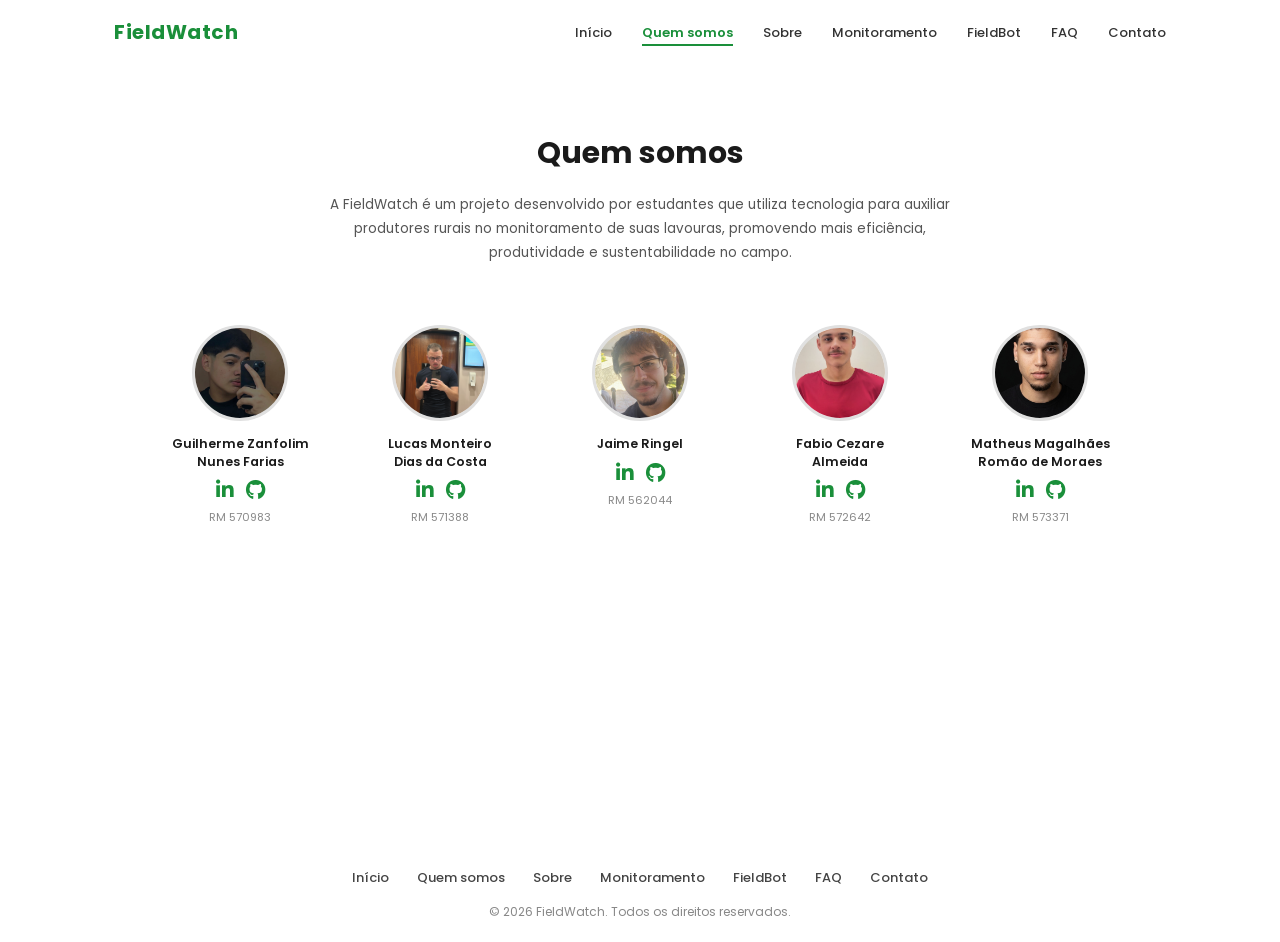
<file: pages/integrantes.html>
<!DOCTYPE html>
<html lang="pt-BR">
<head>
  <meta charset="UTF-8" />
  <meta name="viewport" content="width=device-width, initial-scale=1.0" />
  <title>FieldWatch | Quem Somos</title>
  <link rel="preconnect" href="https://fonts.googleapis.com" />
  <link rel="preconnect" href="https://fonts.gstatic.com" crossorigin />
  <link href="https://fonts.googleapis.com/css2?family=Poppins:wght@300;400;500;600;700;800&display=swap" rel="stylesheet" />
  <link rel="stylesheet" href="https://cdnjs.cloudflare.com/ajax/libs/font-awesome/6.5.0/css/all.min.css" />
  <link rel="stylesheet" href="../css/style.css" />
</head>
<body>

  <header class="header header--light">
    <nav class="nav container">
      <a href="../index.html" class="nav__logo nav__logo--green">FieldWatch</a>
      <button class="nav__toggle" id="navBtn" aria-controls="navMenu" aria-expanded="false" aria-label="Abrir menu">
        <span class="nav__icon">☰</span>
      </button>
      <ul class="nav__list" id="navMenu">
        <li><a href="../index.html" class="nav__link nav__link--dark">Início</a></li>
        <li><a href="integrantes.html" class="nav__link nav__link--dark nav__link--active">Quem somos</a></li>
        <li><a href="sobre.html" class="nav__link nav__link--dark">Sobre</a></li>
        <li><a href="monitoramento.html" class="nav__link nav__link--dark">Monitoramento</a></li>
        <li><a href="fieldbot.html" class="nav__link nav__link--dark">FieldBot</a></li>
        <li><a href="faq.html" class="nav__link nav__link--dark">FAQ</a></li>
        <li><a href="contato.html" class="nav__link nav__link--dark">Contato</a></li>
      </ul>
    </nav>
  </header>
 
  <main class="page-main">
    <div class="page-header">
      <h1 class="page-header__title">Quem somos</h1>
      <p class="page-header__desc">
        A FieldWatch é um projeto desenvolvido por estudantes que utiliza tecnologia para auxiliar produtores rurais no monitoramento de suas lavouras, promovendo mais eficiência, produtividade e sustentabilidade no campo.
      </p>
    </div>

    <section class="qs-team container">
      <div class="qs-team__grid">

        <div class="qs-team__card">
          <div class="qs-team__avatar">
            <img src="../assets/image.png" alt="Guilherme Zanfolim Nunes Farias" />
          </div>
          <h3 class="qs-team__name">Guilherme Zanfolim<br/>Nunes Farias</h3>
          <div class="qs-team__socials">
            <a href="https://www.linkedin.com/in/guilherme-zanfolim-202865315" target="_blank" rel="noopener" aria-label="LinkedIn"><i class="fa-brands fa-linkedin-in"></i></a>
            <a href="https://github.com/zanfolim07" target="_blank" rel="noopener" aria-label="GitHub"><i class="fa-brands fa-github"></i></a>
          </div>
          <p class="qs-team__ra">RM 570983</p>
        </div>

        <div class="qs-team__card">
          <div class="qs-team__avatar">
            <img src="../assets/imageLuc.jpg" alt="Lucas Monteiro Dias da Costa" />
          </div>
          <h3 class="qs-team__name">Lucas Monteiro<br/>Dias da Costa</h3>
          <div class="qs-team__socials">
            <a href="https://www.linkedin.com/in/lucas-monteiro-1110703b5" target="_blank" rel="noopener" aria-label="LinkedIn"><i class="fa-brands fa-linkedin-in"></i></a>
            <a href="https://github.com/monteiroo5" target="_blank" rel="noopener" aria-label="GitHub"><i class="fa-brands fa-github"></i></a>
          </div>
          <p class="qs-team__ra">RM 571388</p>
        </div>

        <div class="qs-team__card">
          <div class="qs-team__avatar">
            <img src="../assets/jaimeFotoPerfil.jpeg" alt="Jaime Ringel" />
          </div>
          <h3 class="qs-team__name">Jaime Ringel</h3>
          <div class="qs-team__socials">
            <a href="https://www.linkedin.com/in/jaime-ringel-1060bb402" target="_blank" rel="noopener" aria-label="LinkedIn"><i class="fa-brands fa-linkedin-in"></i></a>
            <a href="https://github.com/jaimeringel004" target="_blank" rel="noopener" aria-label="GitHub"><i class="fa-brands fa-github"></i></a>
          </div>
          <p class="qs-team__ra">RM 562044</p>
        </div>

        <div class="qs-team__card">
          <div class="qs-team__avatar">
            <img src="../assets/fabio_perfil.jpeg" alt="Fábio Cezare Almeida" />
          </div>
          <h3 class="qs-team__name">Fabio Cezare<br/>Almeida</h3>
          <div class="qs-team__socials">
            <a href="https://www.linkedin.com/in/fabio-cezare-almeida-4b448a408" target="_blank" rel="noopener" aria-label="LinkedIn"><i class="fa-brands fa-linkedin-in"></i></a>
            <a href="https://github.com/FabioCAlmeida" target="_blank" rel="noopener" aria-label="GitHub"><i class="fa-brands fa-github"></i></a>
          </div>
          <p class="qs-team__ra">RM 572642</p>
        </div>

        <div class="qs-team__card">
          <div class="qs-team__avatar">
            <img src="../assets/matheus_perfil.jpg" alt="Matheus Magalhães Romão de Moraes" />
          </div>
          <h3 class="qs-team__name">Matheus Magalhães<br/>Romão de Moraes</h3>
          <div class="qs-team__socials">
            <a href="https://www.linkedin.com/in/matheus-magalh%C3%A3es-ti" target="_blank" rel="noopener" aria-label="LinkedIn"><i class="fa-brands fa-linkedin-in"></i></a>
            <a href="https://github.com/MagalhaesMatheus007" target="_blank" rel="noopener" aria-label="GitHub"><i class="fa-brands fa-github"></i></a>
          </div>
          <p class="qs-team__ra">RM 573371</p>
        </div>

      </div>
    </section>
  </main>

  <footer class="footer">
    <div class="container footer__inner">
      <nav class="footer__nav">
        <a href="../index.html">Início</a>
        <a href="integrantes.html">Quem somos</a>
        <a href="sobre.html">Sobre</a>
        <a href="monitoramento.html">Monitoramento</a>
        <a href="fieldbot.html">FieldBot</a>
        <a href="faq.html">FAQ</a>
        <a href="contato.html">Contato</a>
      </nav>
      <p class="footer__copy">© 2026 FieldWatch. Todos os direitos reservados.</p>
    </div>
  </footer>

  <script src="../js/script.js"></script>
</body>
</html>
</file>
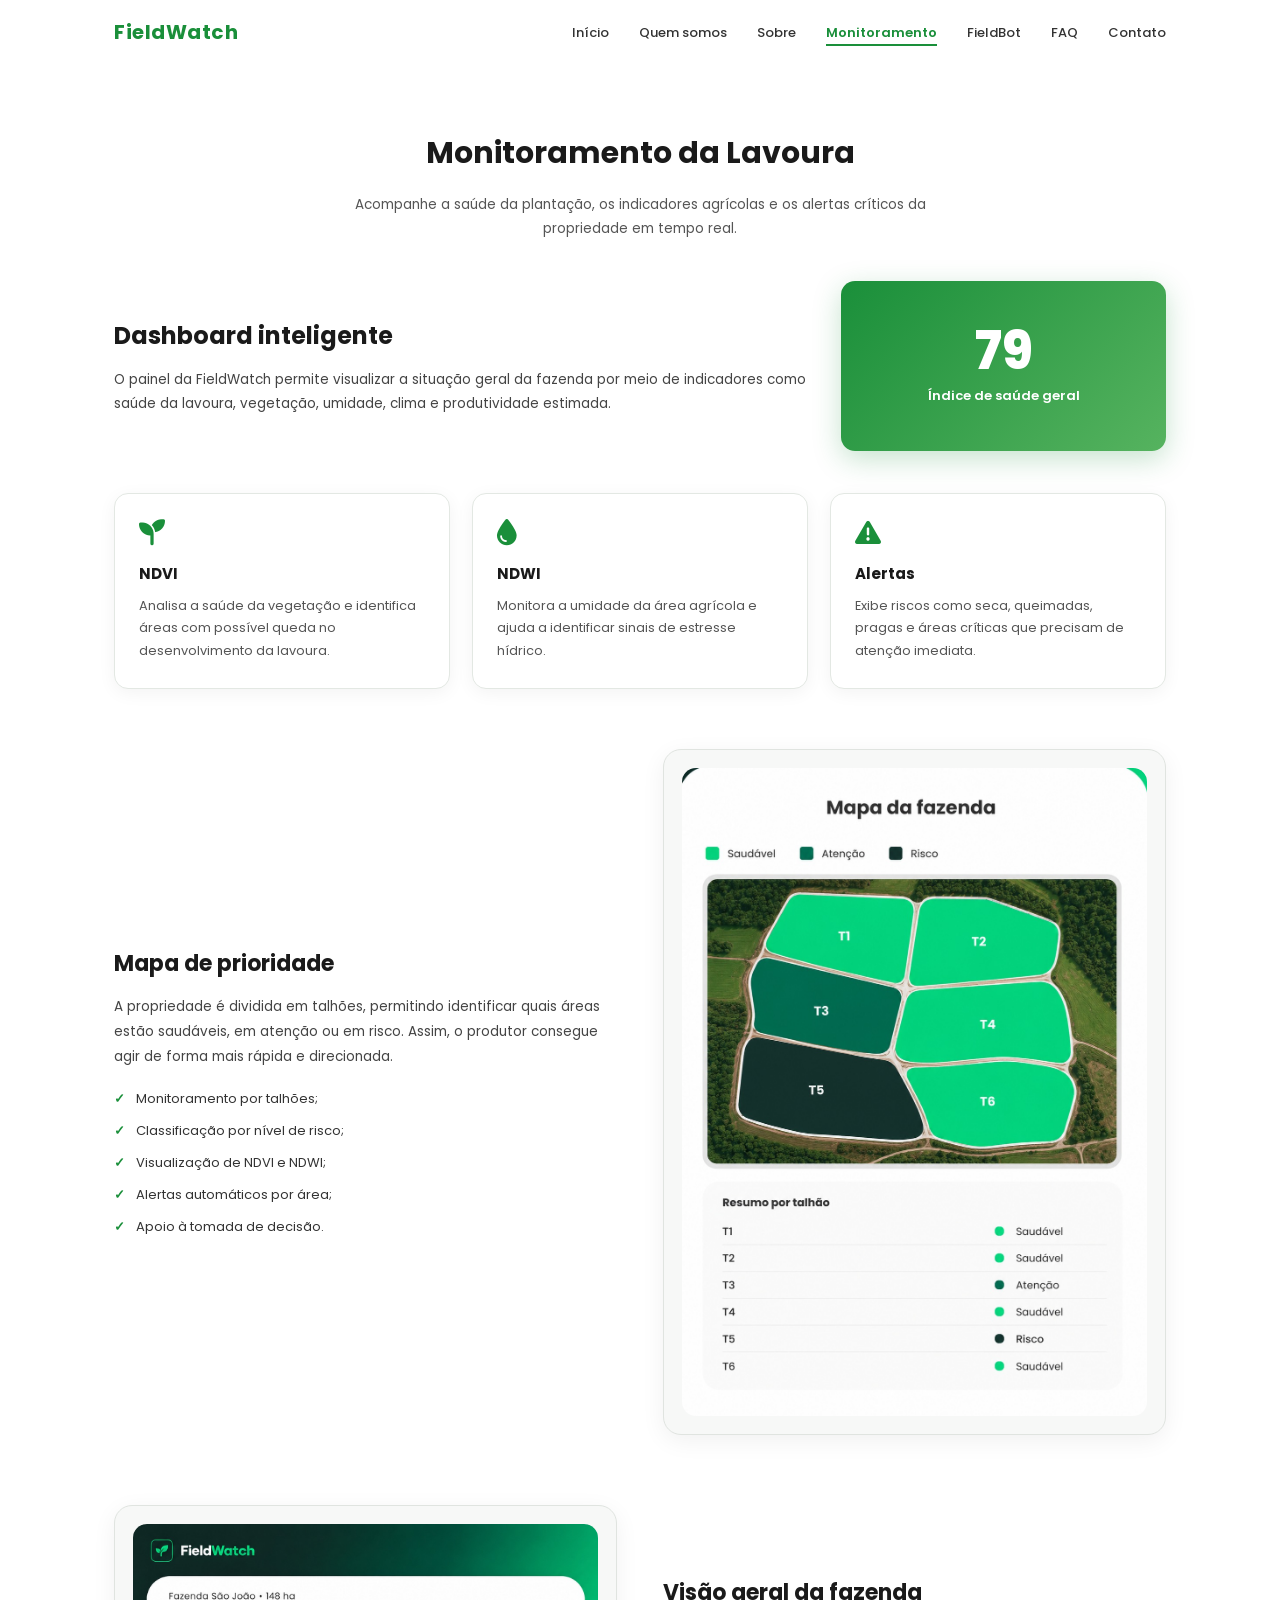
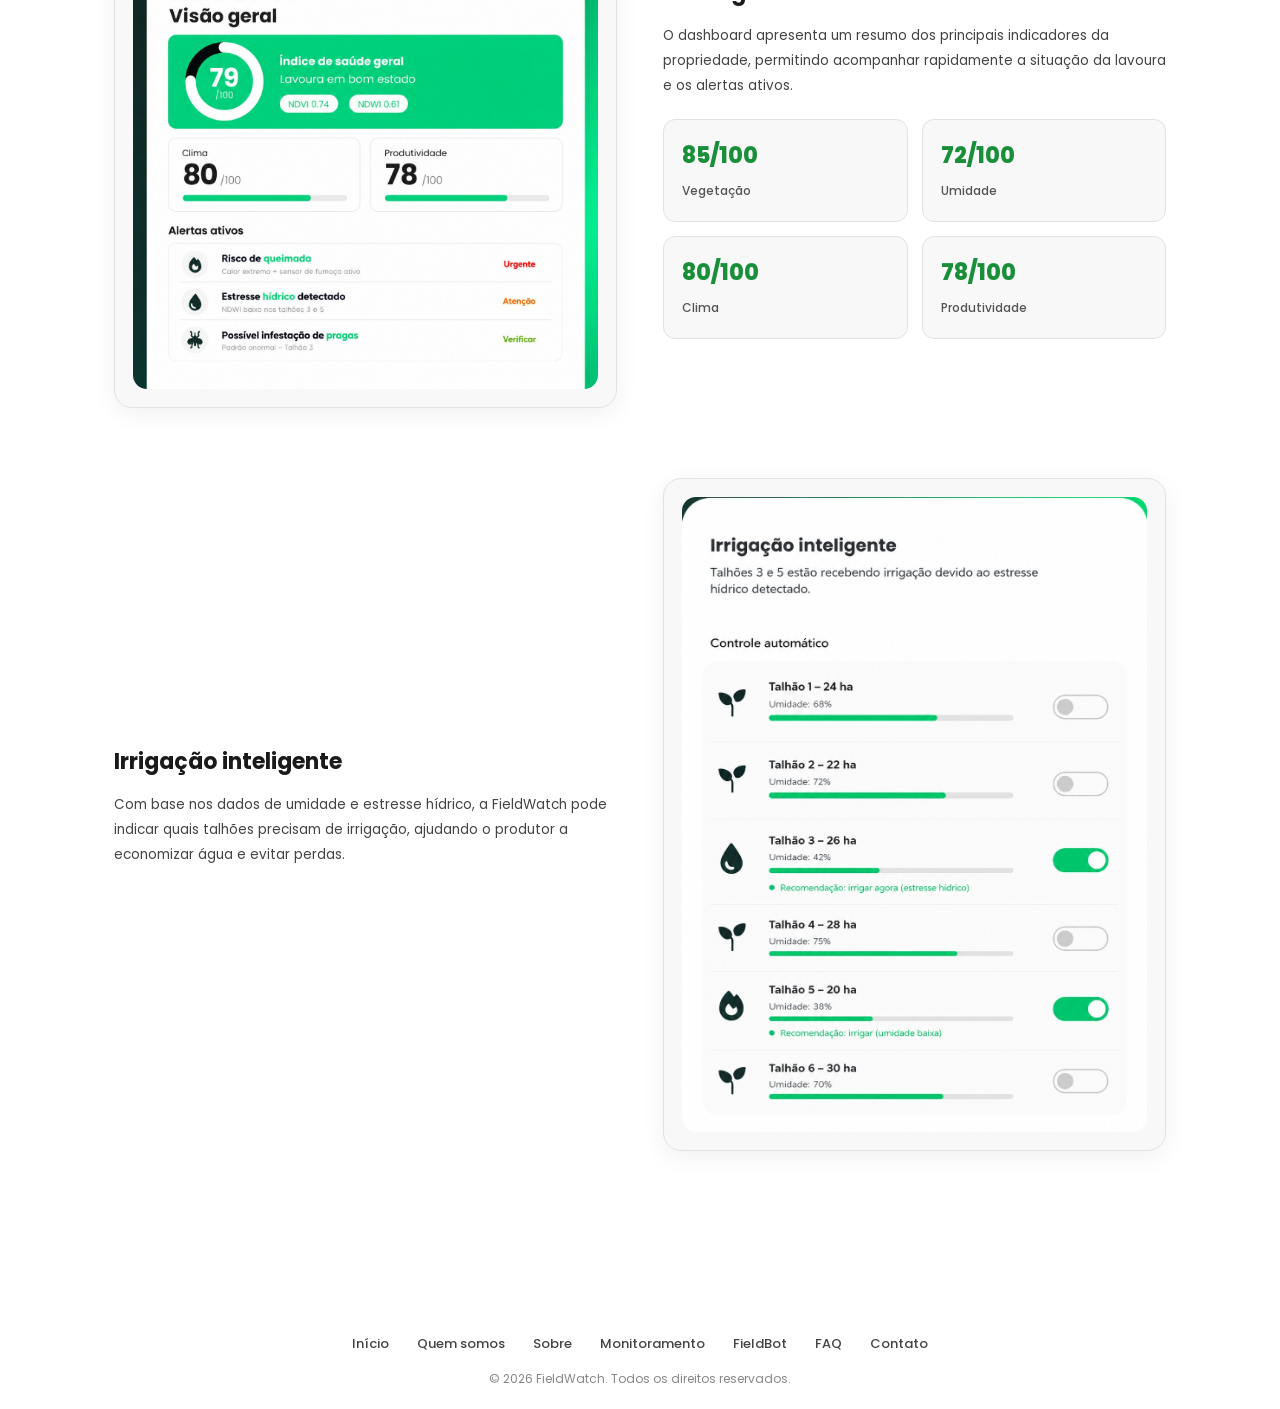
<file: pages/monitoramento.html>
<!DOCTYPE html>
<html lang="pt-BR">
<head>
  <meta charset="UTF-8" />
  <meta name="viewport" content="width=device-width, initial-scale=1.0" />
  <title>FieldWatch | Monitoramento</title>
  <link rel="preconnect" href="https://fonts.googleapis.com" />
  <link rel="preconnect" href="https://fonts.gstatic.com" crossorigin />
  <link href="https://fonts.googleapis.com/css2?family=Poppins:wght@300;400;500;600;700;800&display=swap" rel="stylesheet" />
  <link rel="stylesheet" href="https://cdnjs.cloudflare.com/ajax/libs/font-awesome/6.5.0/css/all.min.css" />
  <link rel="stylesheet" href="../css/style.css" />
</head>
<body>

  <header class="header header--light">
    <nav class="nav container">
      <a href="../index.html" class="nav__logo nav__logo--green">FieldWatch</a>

      <button class="nav__toggle" id="navBtn" aria-controls="navMenu" aria-expanded="false" aria-label="Abrir menu">
        <span class="nav__icon">☰</span>
      </button>

      <ul class="nav__list" id="navMenu">
        <li><a href="../index.html" class="nav__link nav__link--dark">Início</a></li>
        <li><a href="integrantes.html" class="nav__link nav__link--dark">Quem somos</a></li>
        <li><a href="sobre.html" class="nav__link nav__link--dark">Sobre</a></li>
        <li><a href="monitoramento.html" class="nav__link nav__link--dark nav__link--active">Monitoramento</a></li>
        <li><a href="fieldbot.html" class="nav__link nav__link--dark">FieldBot</a></li>
        <li><a href="faq.html" class="nav__link nav__link--dark">FAQ</a></li>
        <li><a href="contato.html" class="nav__link nav__link--dark">Contato</a></li>
      </ul>
    </nav>
  </header>

  <main class="page-main">

    <div class="page-header">
      <h1 class="page-header__title">Monitoramento da Lavoura</h1>
      <p class="page-header__desc">
        Acompanhe a saúde da plantação, os indicadores agrícolas e os alertas críticos da propriedade em tempo real.
      </p>
    </div>

    <section class="solution-page container">

      <div class="solution-page__intro">
        <div>
          <h2>Dashboard inteligente</h2>
          <p>
            O painel da FieldWatch permite visualizar a situação geral da fazenda por meio de indicadores como saúde da lavoura, vegetação, umidade, clima e produtividade estimada.
          </p>
        </div>

        <div class="solution-page__highlight">
          <span class="solution-page__number">79</span>
          <span class="solution-page__label">Índice de saúde geral</span>
        </div>
      </div>

      <div class="solution-cards">

        <article class="solution-card">
          <i class="fa-solid fa-seedling"></i>
          <h3>NDVI</h3>
          <p>Analisa a saúde da vegetação e identifica áreas com possível queda no desenvolvimento da lavoura.</p>
        </article>

        <article class="solution-card">
          <i class="fa-solid fa-droplet"></i>
          <h3>NDWI</h3>
          <p>Monitora a umidade da área agrícola e ajuda a identificar sinais de estresse hídrico.</p>
        </article>

        <article class="solution-card">
          <i class="fa-solid fa-triangle-exclamation"></i>
          <h3>Alertas</h3>
          <p>Exibe riscos como seca, queimadas, pragas e áreas críticas que precisam de atenção imediata.</p>
        </article>

      </div>

      <section class="prototype-section">
        <div class="prototype-section__text">
          <h2>Mapa de prioridade</h2>
          <p>
            A propriedade é dividida em talhões, permitindo identificar quais áreas estão saudáveis, em atenção ou em risco. Assim, o produtor consegue agir de forma mais rápida e direcionada.
          </p>

          <ul class="solution-list">
            <li>Monitoramento por talhões;</li>
            <li>Classificação por nível de risco;</li>
            <li>Visualização de NDVI e NDWI;</li>
            <li>Alertas automáticos por área;</li>
            <li>Apoio à tomada de decisão.</li>
          </ul>
        </div>

        <div class="prototype-section__image">
          <img src="../assets/mapa-prioridade.jpeg" alt="Protótipo do mapa de prioridade da FieldWatch" />
        </div>
      </section>

      <section class="prototype-section prototype-section--reverse">
        <div class="prototype-section__image">
          <img src="../assets/dashboard.jpeg" alt="Protótipo do dashboard da FieldWatch" />
        </div>

        <div class="prototype-section__text">
          <h2>Visão geral da fazenda</h2>
          <p>
            O dashboard apresenta um resumo dos principais indicadores da propriedade, permitindo acompanhar rapidamente a situação da lavoura e os alertas ativos.
          </p>

          <div class="indicator-grid">
            <div>
              <strong>85/100</strong>
              <span>Vegetação</span>
            </div>
            <div>
              <strong>72/100</strong>
              <span>Umidade</span>
            </div>
            <div>
              <strong>80/100</strong>
              <span>Clima</span>
            </div>
            <div>
              <strong>78/100</strong>
              <span>Produtividade</span>
            </div>
          </div>
        </div>
      </section>

      <section class="prototype-section">
        <div class="prototype-section__text">
          <h2>Irrigação inteligente</h2>
          <p>
            Com base nos dados de umidade e estresse hídrico, a FieldWatch pode indicar quais talhões precisam de irrigação, ajudando o produtor a economizar água e evitar perdas.
          </p>
        </div>

        <div class="prototype-section__image">
          <img src="../assets/irrigacao.jpeg" alt="Protótipo da irrigação inteligente da FieldWatch" />
        </div>
      </section>

    </section>

  </main>

  <footer class="footer">
    <div class="container footer__inner">
      <nav class="footer__nav">
        <a href="../index.html">Início</a>
        <a href="integrantes.html">Quem somos</a>
        <a href="sobre.html">Sobre</a>
        <a href="monitoramento.html">Monitoramento</a>
        <a href="fieldbot.html">FieldBot</a>
        <a href="faq.html">FAQ</a>
        <a href="contato.html">Contato</a>
      </nav>
      <p class="footer__copy">© 2026 FieldWatch. Todos os direitos reservados.</p>
    </div>
  </footer>

  <script src="../js/script.js"></script>
</body>
</html>
</file>
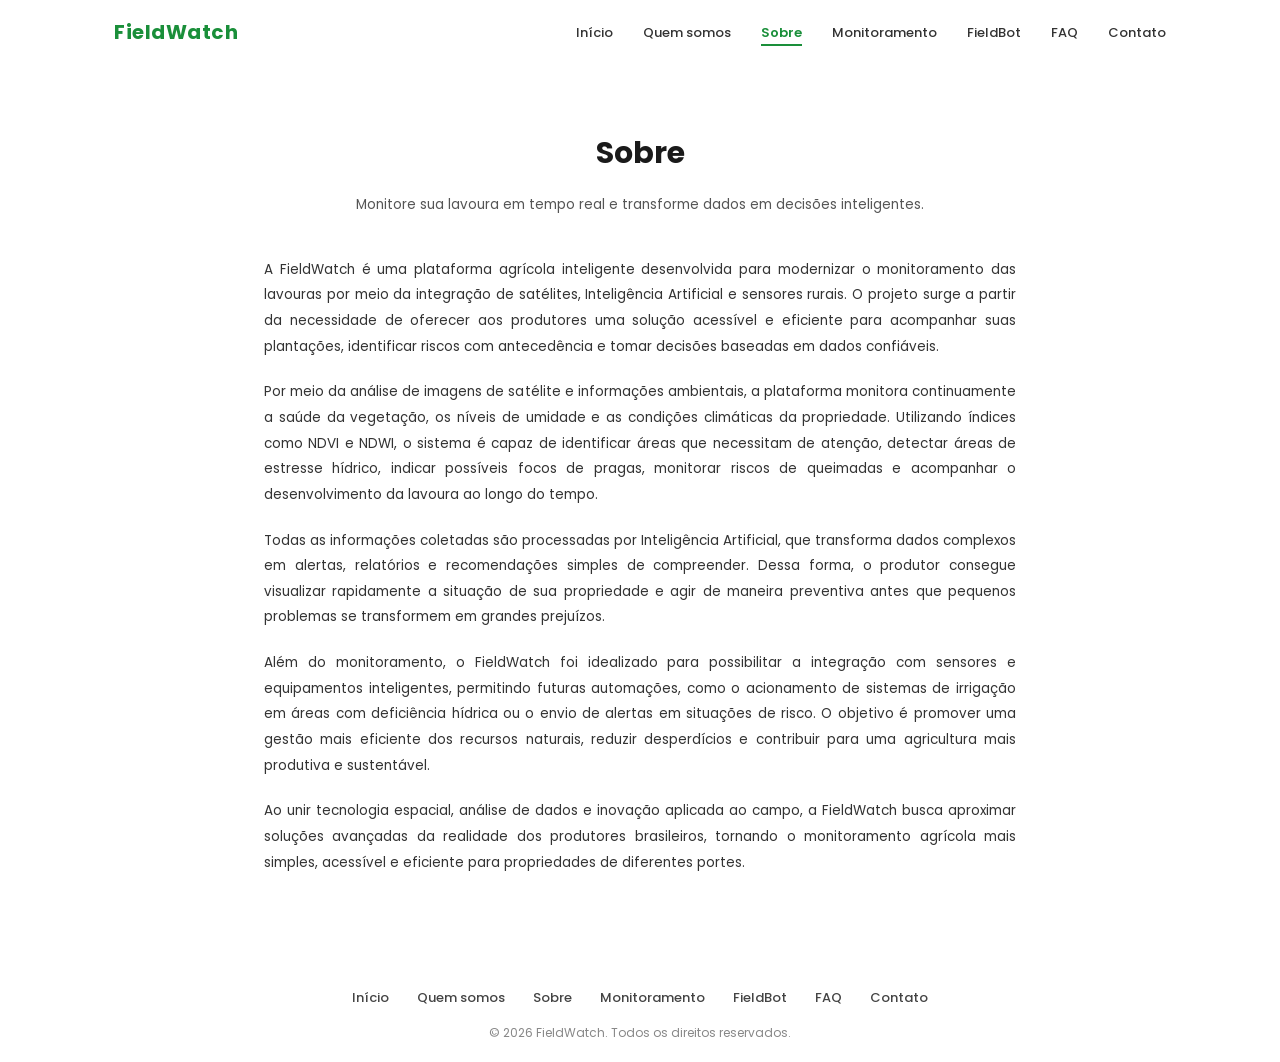
<file: pages/sobre.html>
<!DOCTYPE html>
<html lang="pt-BR">
<head>
  <meta charset="UTF-8" />
  <meta name="viewport" content="width=device-width, initial-scale=1.0" />
  <title>FieldWatch | Sobre</title>
  <link rel="preconnect" href="https://fonts.googleapis.com" />
  <link rel="preconnect" href="https://fonts.gstatic.com" crossorigin />
  <link href="https://fonts.googleapis.com/css2?family=Poppins:wght@300;400;500;600;700;800&display=swap" rel="stylesheet" />
  <link rel="stylesheet" href="https://cdnjs.cloudflare.com/ajax/libs/font-awesome/6.5.0/css/all.min.css" />
  <link rel="stylesheet" href="../css/style.css" />
</head>
<body>

  <header class="header header--light">
    <nav class="nav container">
      <a href="../index.html" class="nav__logo nav__logo--green">FieldWatch</a>
      <button class="nav__toggle" id="navBtn" aria-controls="navMenu" aria-expanded="false" aria-label="Abrir menu">
        <span class="nav__icon">☰</span>
      </button>
      <ul class="nav__list" id="navMenu">
        <li><a href="../index.html" class="nav__link nav__link--dark">Início</a></li>
        <li><a href="integrantes.html" class="nav__link nav__link--dark">Quem somos</a></li>
        <li><a href="sobre.html" class="nav__link nav__link--dark nav__link--active">Sobre</a></li>
        <li><a href="monitoramento.html" class="nav__link nav__link--dark">Monitoramento</a></li>
        <li><a href="fieldbot.html" class="nav__link nav__link--dark">FieldBot</a></li>
        <li><a href="faq.html" class="nav__link nav__link--dark">FAQ</a></li>
        <li><a href="contato.html" class="nav__link nav__link--dark">Contato</a></li>
      </ul>
    </nav>
  </header>
 
  <main class="page-main">
    <div class="page-header">
      <h1 class="page-header__title">Sobre</h1>
      <p class="page-header__desc">Monitore sua lavoura em tempo real e transforme dados em decisões inteligentes.</p>
    </div>

    <section class="sobre container">
      <div class="sobre__body">
        <p>A FieldWatch é uma plataforma agrícola inteligente desenvolvida para modernizar o monitoramento das lavouras por meio da integração de satélites, Inteligência Artificial e sensores rurais. O projeto surge a partir da necessidade de oferecer aos produtores uma solução acessível e eficiente para acompanhar suas plantações, identificar riscos com antecedência e tomar decisões baseadas em dados confiáveis.</p>
        <p>Por meio da análise de imagens de satélite e informações ambientais, a plataforma monitora continuamente a saúde da vegetação, os níveis de umidade e as condições climáticas da propriedade. Utilizando índices como NDVI e NDWI, o sistema é capaz de identificar áreas que necessitam de atenção, detectar áreas de estresse hídrico, indicar possíveis focos de pragas, monitorar riscos de queimadas e acompanhar o desenvolvimento da lavoura ao longo do tempo.</p>
        <p>Todas as informações coletadas são processadas por Inteligência Artificial, que transforma dados complexos em alertas, relatórios e recomendações simples de compreender. Dessa forma, o produtor consegue visualizar rapidamente a situação de sua propriedade e agir de maneira preventiva antes que pequenos problemas se transformem em grandes prejuízos.</p>
        <p>Além do monitoramento, o FieldWatch foi idealizado para possibilitar a integração com sensores e equipamentos inteligentes, permitindo futuras automações, como o acionamento de sistemas de irrigação em áreas com deficiência hídrica ou o envio de alertas em situações de risco. O objetivo é promover uma gestão mais eficiente dos recursos naturais, reduzir desperdícios e contribuir para uma agricultura mais produtiva e sustentável.</p>
        <p>Ao unir tecnologia espacial, análise de dados e inovação aplicada ao campo, a FieldWatch busca aproximar soluções avançadas da realidade dos produtores brasileiros, tornando o monitoramento agrícola mais simples, acessível e eficiente para propriedades de diferentes portes.</p>
      </div>
    </section>
  </main>

  <footer class="footer">
    <div class="container footer__inner">
      <nav class="footer__nav">
        <a href="../index.html">Início</a>
        <a href="integrantes.html">Quem somos</a>
        <a href="sobre.html">Sobre</a>
        <a href="monitoramento.html">Monitoramento</a>
        <a href="fieldbot.html">FieldBot</a>
        <a href="faq.html">FAQ</a>
        <a href="contato.html">Contato</a>
      </nav>
      <p class="footer__copy">© 2026 FieldWatch. Todos os direitos reservados.</p>
    </div>
  </footer>

  <script src="../js/script.js"></script>
</body>
</html>
</file>
<file: css/style.css>
*,
*::before,
*::after {
  box-sizing: border-box;
  margin: 0;
  padding: 0;
}

html {
  scroll-behavior: smooth;
}

body {
  font-family: 'Poppins', sans-serif;
  font-size: 15px;
  color: #1a1a1a;
  background: #fff;
  line-height: 1.65;
}

img {
  display: block;
  max-width: 100%;
}

a {
  text-decoration: none;
  color: inherit;
}

ul {
  list-style: none;
}

.container {
  width: 100%;
  max-width: 1100px;
  margin: 0 auto;
  padding: 0 24px;
}

.btn {
  display: inline-block;
  padding: 11px 26px;
  border-radius: 6px;
  font-family: 'Poppins', sans-serif;
  font-size: 13px;
  font-weight: 600;
  cursor: pointer;
  transition: opacity 0.2s, transform 0.15s;
}

.btn:hover {
  opacity: 0.88;
  transform: translateY(-1px);
}

.btn--primary {
  background: #3a8f3a;
  color: #fff;
}

.btn--dark {
  background: #1f2e1f;
  color: #fff;
}

.header {
  position: absolute;
  top: 0;
  left: 0;
  width: 100%;
  z-index: 100;
  padding: 18px 0;
}

.header--light {
  position: static;
  background: #fff;
  padding: 16px 0;
}

.nav {
  display: flex;
  align-items: center;
  justify-content: space-between;
  position: relative;
}

.nav__logo {
  font-size: 20px;
  font-weight: 700;
  color: #fff;
  letter-spacing: 0.5px;
}

.nav__logo--green {
  color: #1a8f3a !important;
}

.nav__list {
  display: flex;
  gap: 30px;
}

.nav__link {
  font-size: 13px;
  font-weight: 500;
  color: rgba(255, 255, 255, 0.88);
  transition: color 0.2s;
}

.nav__link:hover,
.nav__link--active {
  color: #fff;
  font-weight: 600;
}

.nav__link--active {
  border-bottom: 2px solid #fff;
  padding-bottom: 2px;
}

.nav__link--dark {
  color: #333 !important;
}

.nav__link--dark:hover,
.nav__link--dark.nav__link--active {
  color: #1a8f3a !important;
}

.nav__link--dark.nav__link--active {
  border-bottom-color: #1a8f3a;
}

.nav__toggle {
  display: none;
  border: none;
  outline: none;
  background: transparent;
  color: #fff;
  cursor: pointer;
  width: 44px;
  height: 44px;
  font-size: 20px;
  align-items: center;
  justify-content: center;
  border-radius: 0;
  position: relative;
  z-index: 250;
}

.nav__toggle:focus {
  outline: none;
  box-shadow: none;
}

.header--light .nav__toggle {
  color: #1a1a1a;
  background: transparent;
  box-shadow: none;
}

.nav__toggle i,
.nav__icon {
  pointer-events: none;
  display: block;
  font-size: 20px;
  line-height: 1;
}

.page-main {
  min-height: calc(100vh - 130px);
}

.hero {
  position: relative;
  min-height: 460px;
  background: url('../assets/banner-principal.png') center/cover no-repeat;
  display: flex;
  align-items: center;
  padding: 120px 0 80px;
}

.hero__overlay {
  position: absolute;
  inset: 0;
  background: linear-gradient(
    to right,
    rgba(10, 25, 10, 0.82) 0%,
    rgba(10, 25, 10, 0.50) 55%,
    rgba(10, 25, 10, 0.15) 100%
  );
}

.hero .container {
  display: flex;
  justify-content: flex-start;
}

.hero__content {
  position: relative;
  z-index: 2;
  max-width: 525px;
  text-align: left;
  margin-left: 0;
}

.hero__title {
  font-size: 25px;
  font-weight: 700;
  color: #fff;
  line-height: 1.2;
  margin-bottom: 14px;
}

.hero__desc {
  font-size: 13px;
  color: rgba(255, 255, 255, 0.85);
  margin-bottom: 18px;
  max-width: 500px;
}

.hero__greeting {
  margin-bottom: 18px;
  font-size: 14px;
  color: rgba(255, 255, 255, 0.92);
}

.features { padding: 80px 0; background: #fff; }
.features__grid { display: grid; grid-template-columns: 1fr 1fr; gap: 60px; align-items: center; }
.features__image-wrap { border-radius: 12px; overflow: hidden; box-shadow: 0 8px 32px rgba(0, 0, 0, 0.12); }
.features__image { width: 100%; height: 300px; object-fit: cover; }
.features__title { font-size: 22px; font-weight: 700; color: #1a1a1a; margin-bottom: 14px; line-height: 1.3; }
.features__desc { font-size: 13px; color: #444; margin-bottom: 24px; line-height: 1.7; }
.features__list { display: flex; flex-direction: column; gap: 12px; }
.features__item { display: flex; align-items: flex-start; gap: 10px; font-size: 13px; color: #222; font-weight: 500; }
.features__icon { color: #3a8f3a; font-size: 17px; margin-top: 1px; flex-shrink: 0; }

.tech-bar { border-top: 1px solid #e8e8e8; border-bottom: 1px solid #e8e8e8; padding: 22px 0; background: #fff; }
.tech-bar__grid { display: flex; justify-content: space-around; align-items: center; flex-wrap: wrap; gap: 16px; }
.tech-bar__item { display: flex; align-items: center; gap: 8px; font-size: 13px; font-weight: 500; color: #555; }
.tech-bar__icon { font-size: 18px; color: #888; }

.value { padding: 90px 0; background: #fff; }
.value__grid { display: grid; grid-template-columns: 1fr 1fr; gap: 60px; align-items: center; }
.value__title { font-size: 26px; font-weight: 800; color: #1a1a1a; line-height: 1.3; }
.value__desc { font-size: 13px; color: #444; line-height: 1.8; margin-bottom: 28px; }

.ecosystem { padding: 70px 0; background: #fff; }
.ecosystem__title { font-size: 22px; font-weight: 700; color: #1a1a1a; margin-bottom: 40px; line-height: 1.35; }
.ecosystem__grid { display: grid; grid-template-columns: repeat(3, 1fr); gap: 30px; }
.ecosystem__card { display: flex; flex-direction: column; }
.ecosystem__card-img-wrap { border-radius: 10px; overflow: hidden; margin-bottom: 14px; }
.ecosystem__card-img { width: 100%; height: 170px; object-fit: cover; transition: transform 0.3s; }
.ecosystem__card:hover .ecosystem__card-img { transform: scale(1.04);}
.ecosystem__card-title { font-size: 15px; font-weight: 700; color: #1a1a1a; margin-bottom: 6px; }
.ecosystem__card-desc { font-size: 12px; color: #555; line-height: 1.6; }

.cta-banner {
  position: relative;
  min-height: 300px;
  background-image: url('../assets/satelite-img-2.png');
  background-repeat: no-repeat;
  background-size: cover;
  background-position: center 48%;
  display: flex;
  align-items: center;
}

.cta-banner__overlay {
  position: absolute;
  inset: 0;
  background: rgba(5, 15, 5, 0.08);
}

.cta-banner__content {
  position: relative;
  z-index: 2;
}

.footer { background: #fff; padding: 32px 0 20px; }
.footer__inner { display: flex; flex-direction: column; align-items: center; gap: 14px; }
.footer__nav { display: flex; gap: 28px; flex-wrap: wrap; justify-content: center; }
.footer__nav a { font-size: 13px; color: #444; font-weight: 500; transition: color 0.2s; }
.footer__nav a:hover { color: #1a1a1a; }
.footer__copy { font-size: 12px; color: #888; }

.page-header { padding: 64px 24px 40px; text-align: center; }
.page-header__title { font-size: 30px; font-weight: 700; color: #1a1a1a; margin-bottom: 14px; }
.page-header__desc { font-size: 13.5px; color: #555; max-width: 620px; margin: 0 auto; line-height: 1.8; }

.qs-team { padding: 20px 24px 80px; }
.qs-team__grid { display: flex; justify-content: center; flex-wrap: wrap; gap: 40px; }
.qs-team__card { display: flex; flex-direction: column; align-items: center; text-align: center; width: 160px; }
.qs-team__avatar { width: 96px; height: 96px; border-radius: 50%; overflow: hidden; margin-bottom: 14px; border: 3px solid #e0e0e0; }
.qs-team__avatar img { width: 100%; height: 100%; object-fit: cover; }
.qs-team__name { font-size: 12.5px; font-weight: 600; color: #1a1a1a; margin-bottom: 10px; line-height: 1.4; }
.qs-team__socials { display: flex; gap: 12px; margin-bottom: 8px; }
.qs-team__socials a { display: flex; align-items: center; justify-content: center; width: auto; height: auto; background: transparent; color: #1a8f3a; font-size: 20px; transition: color 0.2s, transform 0.2s; }
.qs-team__socials a:hover { color: #156b2c; transform: scale(1.1); }
.qs-team__ra { font-size: 11px; color: #888; }

.sobre { padding: 0 24px 80px; max-width: 800px; margin: 0 auto; }
.sobre__body { display: flex; flex-direction: column; gap: 20px; }
.sobre__body p { font-size: 13.5px; color: #333; line-height: 1.9; text-align: justify; }

.faq { padding: 0 24px 80px; }
.faq__grid { display: grid; grid-template-columns: 1fr 1fr; gap: 20px; max-width: 1100px; margin: 0 auto; }
.faq__card { background: #fff; border: none; border-radius: 10px; padding: 22px 24px; box-shadow: 0 4px 15px rgba(0, 0, 0, 0.05); }
.faq__question { font-size: 13px; font-weight: 700; color: #1a1a1a; margin-bottom: 10px; line-height: 1.4; }
.faq__answer { font-size: 12.5px; color: #555; line-height: 1.75; }

.contato { padding: 0 24px 80px; display: flex; flex-direction: column; align-items: center; text-align: center; max-width: 580px; margin: 0 auto; }
.contato__intro-desc { font-size: 13px; color: #555; line-height: 1.8; margin-bottom: 30px; }
.contato__card { width: 100%; background: #fff; border: 1px solid #e0e4e0; border-radius: 12px; padding: 36px 32px; box-shadow: 0 4px 20px rgba(0, 0, 0, 0.06); text-align: left; }
.contato__card-logo { font-size: 18px; font-weight: 700; color: #1a8f3a; margin-bottom: 28px; text-align: center; }
.contato__form-group { display: flex; flex-direction: column; margin-bottom: 18px; }
.contato__label { font-size: 12.5px; font-weight: 600; color: #333; margin-bottom: 6px; }
.contato__input, .contato__textarea { font-family: 'Poppins', sans-serif; font-size: 13px; color: #333; background: #f7f8f7; border: 1px solid #d8ddd8; border-radius: 7px; padding: 10px 14px; outline: none; transition: border-color 0.2s; resize: none; }
.contato__input::placeholder, .contato__textarea::placeholder { color: #aaa; }
.contato__input:focus, .contato__textarea:focus { border-color: #3a8f3a; background: #fff; }
.btn--submit { width: 100%; padding: 13px; background: #1a1a1a; color: #fff; font-family: 'Poppins', sans-serif; font-size: 14px; font-weight: 600; border: none; border-radius: 7px; cursor: pointer; transition: background 0.2s, transform 0.15s; margin-top: 6px; }
.btn--submit:hover { background: #2e2e2e; transform: translateY(-1px); }

@media (max-width: 900px) {
  .features__grid,
  .value__grid,
  .ecosystem__grid {
    grid-template-columns: 1fr;
  }

  .features__image {
    height: 260px;
  }
}

@media (max-width: 768px) {
  .nav__toggle {
    display: flex;
  }

  .nav__list {
    position: absolute;
    top: 58px;
    right: 24px;
    width: 220px;
    background: #fff;
    border: 1px solid #e0e4e0;
    border-radius: 12px;
    padding: 18px;
    display: none;
    flex-direction: column;
    gap: 14px;
    box-shadow: 0 8px 28px rgba(0, 0, 0, 0.12);
  }

  .nav__list--open {
    display: flex;
  }

  .nav__link {
    color: #333;
  }

  .nav__link:hover,
  .nav__link--active {
    color: #1a8f3a;
  }

  .nav__link--active {
    border-bottom-color: #1a8f3a;
  }

  .hero {
    min-height: 520px;
    padding: 120px 0 70px;
  }

  .hero .container {
    justify-content: flex-start;
  }

  .hero__content {
    margin-left: 0;
    margin-right: 0;
    max-width: 100%;
  }

  .hero__title {
    font-size: 20px;
  }

  .ecosystem__grid,
  .faq__grid {
    grid-template-columns: 1fr;
  }

  .cta-banner {
    min-height: 220px;
    background-position: center;
  }

  .footer__nav {
    gap: 16px;
  }
}

.contato__message {
  margin-top: 14px;
  font-size: 12.5px;
  font-weight: 600;
  text-align: center;
}

.contato__message--success {
  color: #1a8f3a;
}

.contato__message--error {
  color: #c62828;
}

/* ============================= */
/* PÁGINAS DA SOLUÇÃO */
/* Monitoramento e FieldBot */
/* ============================= */

.solution-page {
  padding: 0 24px 80px;
}

.solution-page__intro {
  display: grid;
  grid-template-columns: 1.5fr 0.7fr;
  gap: 32px;
  align-items: center;
  margin-bottom: 42px;
}

.solution-page__intro h2 {
  font-size: 24px;
  font-weight: 700;
  color: #1a1a1a;
  margin-bottom: 12px;
}

.solution-page__intro p {
  font-size: 13.5px;
  color: #444;
  line-height: 1.8;
}

.solution-page__highlight {
  min-height: 170px;
  border-radius: 14px;
  background: linear-gradient(135deg, #1a8f3a, #56b35f);
  color: #fff;
  display: flex;
  flex-direction: column;
  align-items: center;
  justify-content: center;
  gap: 8px;
  text-align: center;
  box-shadow: 0 8px 28px rgba(26, 143, 58, 0.25);
}

.solution-page__highlight i {
  font-size: 42px;
}

.solution-page__number {
  font-size: 52px;
  font-weight: 800;
  line-height: 1;
}

.solution-page__label {
  font-size: 13px;
  font-weight: 600;
  max-width: 180px;
}

.solution-cards {
  display: grid;
  grid-template-columns: repeat(3, 1fr);
  gap: 22px;
  margin-bottom: 60px;
}

.solution-card {
  background: #fff;
  border: 1px solid #e3e8e3;
  border-radius: 14px;
  padding: 26px 24px;
  box-shadow: 0 4px 18px rgba(0, 0, 0, 0.05);
  transition: transform 0.2s, box-shadow 0.2s;
}

.solution-card:hover {
  transform: translateY(-4px);
  box-shadow: 0 10px 28px rgba(0, 0, 0, 0.08);
}

.solution-card i {
  font-size: 26px;
  color: #1a8f3a;
  margin-bottom: 16px;
}

.solution-card h3 {
  font-size: 15px;
  font-weight: 700;
  color: #1a1a1a;
  margin-bottom: 8px;
}

.solution-card p {
  font-size: 12.8px;
  color: #555;
  line-height: 1.75;
}

.prototype-section {
  display: grid;
  grid-template-columns: 1fr 1fr;
  gap: 46px;
  align-items: center;
  margin-bottom: 70px;
}

.prototype-section__text h2 {
  font-size: 22px;
  font-weight: 700;
  color: #1a1a1a;
  margin-bottom: 12px;
}

.prototype-section__text p {
  font-size: 13.5px;
  color: #444;
  line-height: 1.85;
  margin-bottom: 18px;
}

.prototype-section__image {
  background: #f7f8f7;
  border: 1px solid #e0e4e0;
  border-radius: 18px;
  padding: 18px;
  box-shadow: 0 6px 24px rgba(0, 0, 0, 0.06);
}

.prototype-section__image img {
  width: 100%;
  border-radius: 14px;
  object-fit: cover;
}

.solution-list {
  display: flex;
  flex-direction: column;
  gap: 10px;
  margin-top: 18px;
}

.solution-list li {
  position: relative;
  padding-left: 22px;
  font-size: 13px;
  color: #333;
  line-height: 1.7;
}

.solution-list li::before {
  content: "✓";
  position: absolute;
  left: 0;
  top: 0;
  color: #1a8f3a;
  font-weight: 700;
}

.indicator-grid {
  display: grid;
  grid-template-columns: repeat(2, 1fr);
  gap: 14px;
  margin-top: 20px;
}

.indicator-grid div {
  background: #f7f8f7;
  border: 1px solid #e0e4e0;
  border-radius: 12px;
  padding: 18px;
}

.indicator-grid strong {
  display: block;
  font-size: 22px;
  font-weight: 800;
  color: #1a8f3a;
  margin-bottom: 4px;
}

.indicator-grid span {
  font-size: 12px;
  color: #555;
  font-weight: 500;
}

/* FieldBot */

.chat-demo {
  margin-bottom: 70px;
}

.chat-demo h2 {
  font-size: 22px;
  font-weight: 700;
  color: #1a1a1a;
  margin-bottom: 20px;
  text-align: center;
}

.chat-demo__box {
  max-width: 760px;
  margin: 0 auto;
  background: #f7f8f7;
  border: 1px solid #e0e4e0;
  border-radius: 18px;
  padding: 26px;
  display: flex;
  flex-direction: column;
  gap: 14px;
}

.chat-demo__message {
  max-width: 82%;
  padding: 14px 16px;
  border-radius: 14px;
  font-size: 12.8px;
  line-height: 1.7;
}

.chat-demo__message--bot {
  align-self: flex-start;
  background: #fff;
  color: #333;
  border: 1px solid #e0e4e0;
}

.chat-demo__message--user {
  align-self: flex-end;
  background: #1a8f3a;
  color: #fff;
}

.tech-tags {
  display: flex;
  flex-wrap: wrap;
  gap: 10px;
  margin-top: 18px;
}

.tech-tags span {
  display: inline-block;
  padding: 8px 14px;
  border-radius: 999px;
  background: #eef7ee;
  color: #1a8f3a;
  font-size: 12px;
  font-weight: 600;
}

@media (max-width: 900px) {
  .solution-page__intro,
  .prototype-section,
  .prototype-section--reverse {
    grid-template-columns: 1fr;
  }

  .solution-cards {
    grid-template-columns: 1fr;
  }

  .solution-page__highlight {
    min-height: 140px;
  }

  .prototype-section--reverse .prototype-section__image {
    order: 2;
  }

  .prototype-section--reverse .prototype-section__text {
    order: 1;
  }
}

@media (max-width: 600px) {
  .solution-page {
    padding: 0 20px 60px;
  }

  .solution-page__intro h2,
  .prototype-section__text h2,
  .chat-demo h2 {
    font-size: 20px;
  }

  .solution-page__number {
    font-size: 42px;
  }

  .indicator-grid {
    grid-template-columns: 1fr;
  }

  .chat-demo__box {
    padding: 18px;
  }

  .chat-demo__message {
    max-width: 100%;
    font-size: 12.5px;
  }
}
</file>
